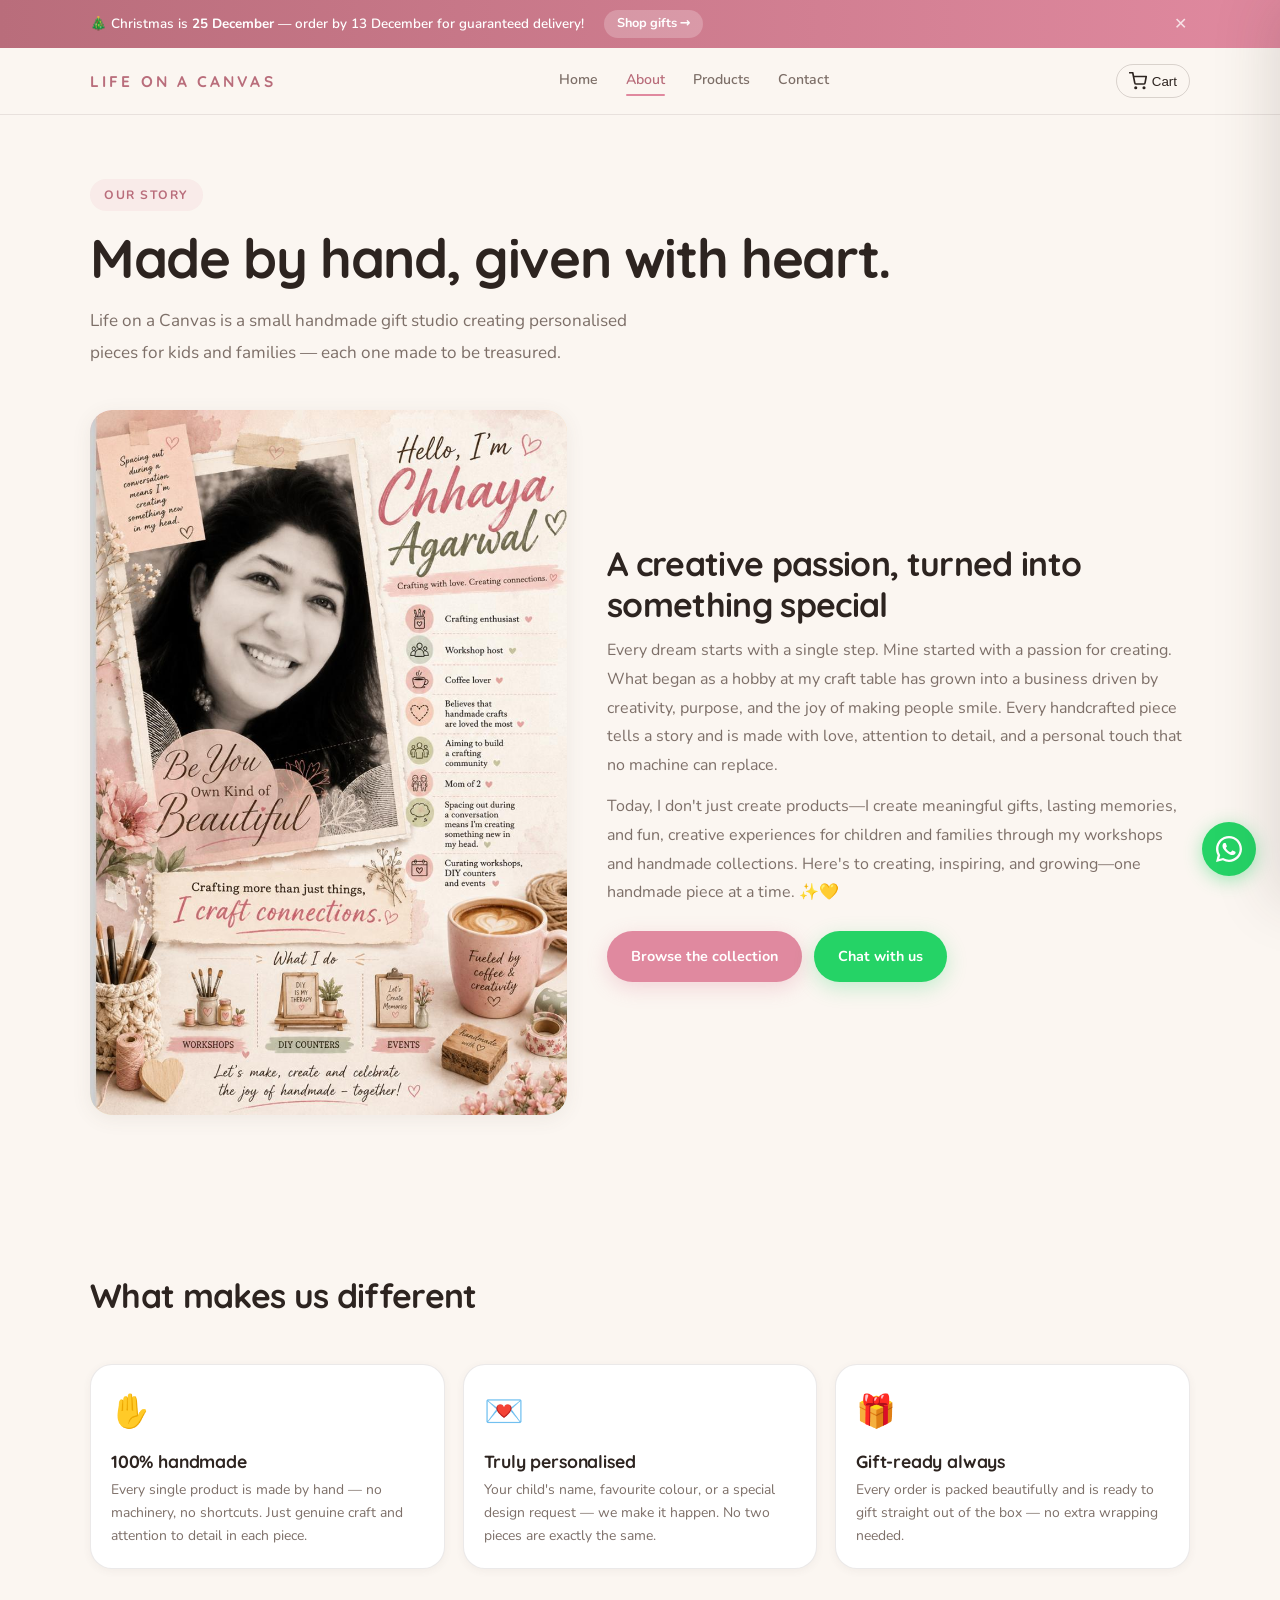
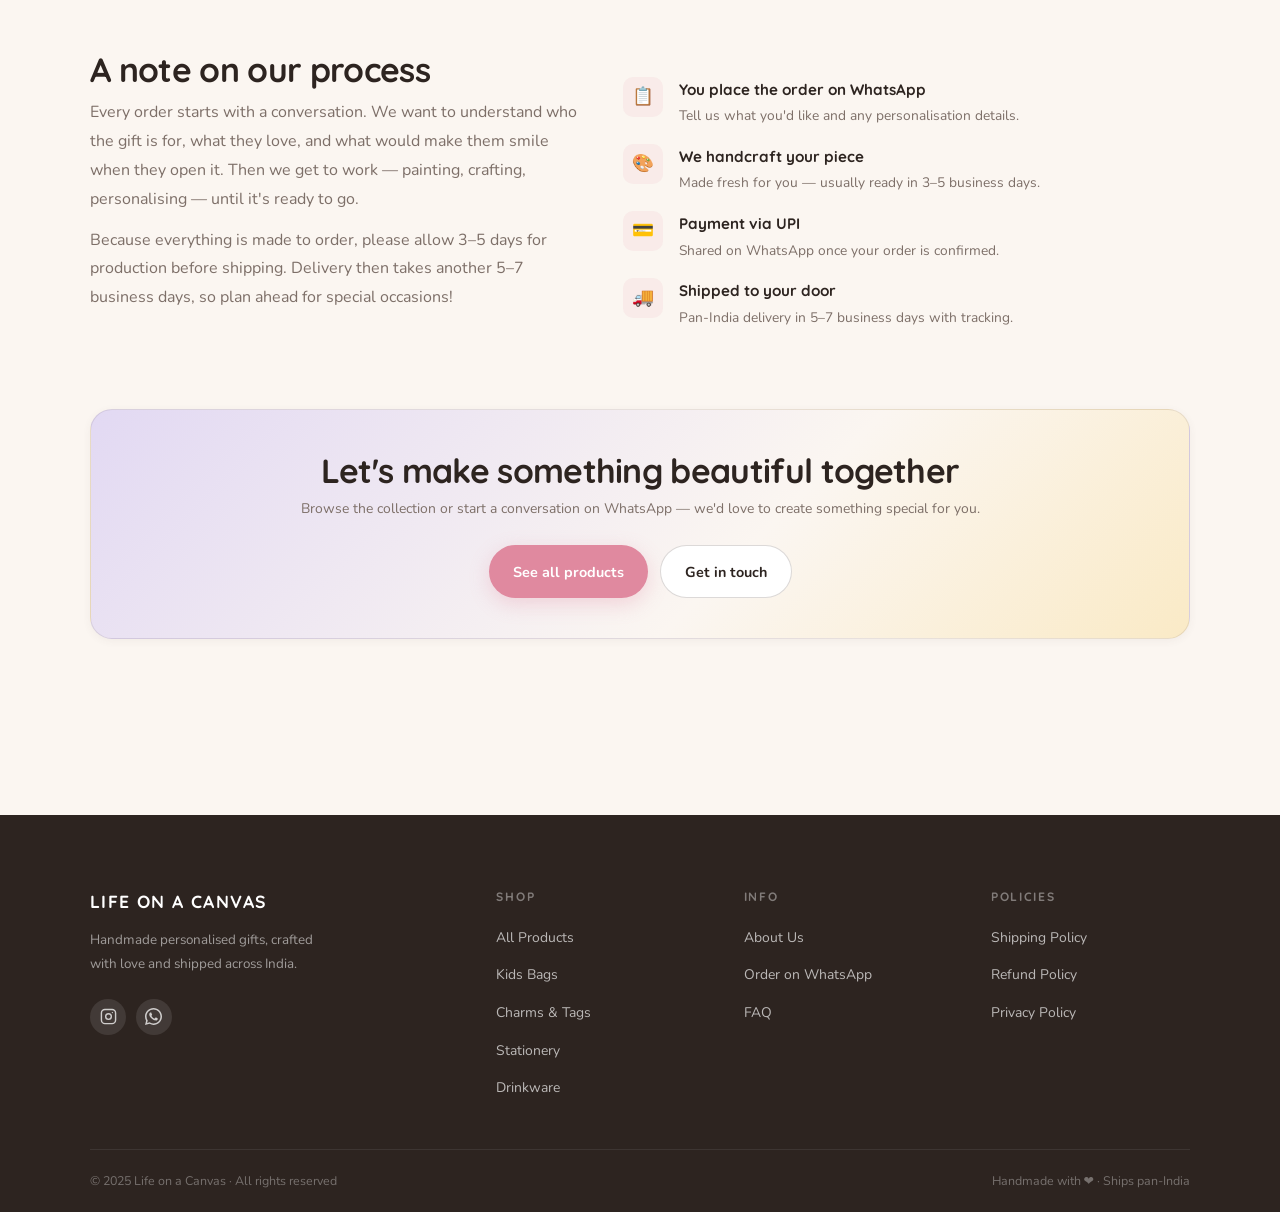
<file: about.html>
<!DOCTYPE html>
<html lang="en">
<head>
  <meta charset="UTF-8" />
  <meta name="viewport" content="width=device-width, initial-scale=1.0" />
  <title>About — Life on a Canvas</title>
  <meta name="description" content="The story behind Life on a Canvas — handmade personalised gifts for kids and families, crafted with love." />
  <link rel="stylesheet" href="styles.css" />
  <!-- Google Analytics — replace G-XXXXXXXXXX with your real Measurement ID -->
  <script async src="https://www.googletagmanager.com/gtag/js?id=G-XXXXXXXXXX"></script>
  <script>
    window.dataLayer = window.dataLayer || [];
    function gtag(){dataLayer.push(arguments);}
    gtag('js', new Date());
    gtag('config', 'G-XXXXXXXXXX');
  </script>
</head>
<body>

  <!-- SEASONAL BANNER: auto-shows the nearest upcoming festival, see festival-banner.js -->
  <div class="announcement-bar" id="festival-banner" style="display:none;">
    <div class="container announcement-inner">
      <span id="festival-banner-text"></span>
      <a class="announcement-cta" href="products.html">Shop gifts →</a>
      <button class="announcement-close" aria-label="Dismiss" id="festival-banner-close">✕</button>
    </div>
  </div>
  <script src="festival-banner.js"></script>

  <header class="site-header">
    <div class="container navbar">
      <a class="brand" href="index.html">Life on a Canvas</a>
      <button class="nav-toggle" aria-label="Toggle menu" onclick="document.querySelector('.nav-links').classList.toggle('open')">
        <svg width="22" height="22" viewBox="0 0 24 24" fill="none" stroke="currentColor" stroke-width="2.5" stroke-linecap="round">
          <line x1="3" y1="6" x2="21" y2="6"/><line x1="3" y1="12" x2="21" y2="12"/><line x1="3" y1="18" x2="21" y2="18"/>
        </svg>
      </button>
      <nav class="nav-links">
        <a href="index.html">Home</a>
        <a href="about.html" class="active">About</a>
        <a href="products.html">Products</a>
        <a href="contact.html">Contact</a>
      </nav>
    </div>
  </header>

  <main>

    <!-- PAGE HERO -->
    <section class="container page-hero">
      <div class="eyebrow">Our story</div>
      <h1>Made by hand, given with heart.</h1>
      <p class="lead">Life on a Canvas is a small handmade gift studio creating personalised pieces for kids and families — each one made to be treasured.</p>
    </section>

    <!-- STORY + VISUAL -->
    <section class="container section" style="padding-top:0;">
      <div class="two-col" style="grid-template-columns:0.9fr 1.1fr; align-items:center;">
        <div class="about-visual"><img src="about.jpg" alt="Chhaya Agarwal, founder of Life on a Canvas"></div>
        <div>
          <h2>A creative passion, turned into something special</h2>
          <p style="color:var(--muted); margin-top:0.75rem; line-height:1.8;">Every dream starts with a single step. Mine started with a passion for creating. What began as a hobby at my craft table has grown into a business driven by creativity, purpose, and the joy of making people smile. Every handcrafted piece tells a story and is made with love, attention to detail, and a personal touch that no machine can replace.</p>
          <p style="color:var(--muted); margin-top:0.75rem; line-height:1.8;">Today, I don't just create products—I create meaningful gifts, lasting memories, and fun, creative experiences for children and families through my workshops and handmade collections. Here's to creating, inspiring, and growing—one handmade piece at a time. ✨💛</p>
          <div class="button-row" style="margin-top:1.5rem;">
            <a class="btn btn-primary" href="products.html">Browse the collection</a>
            <a class="btn btn-wa" href="https://wa.me/919830167714?text=Hi!%20I%27d%20like%20to%20know%20more%20about%20Life%20on%20a%20Canvas." target="_blank" rel="noopener noreferrer">Chat with us</a>
          </div>
        </div>
      </div>
    </section>

    <!-- VALUES -->
    <section class="container section">
      <div class="section-header">
        <h2>What makes us different</h2>
      </div>
      <div class="grid-3">
        <div class="card">
          <div class="feature-icon">✋</div>
          <h3>100% handmade</h3>
          <p>Every single product is made by hand — no machinery, no shortcuts. Just genuine craft and attention to detail in each piece.</p>
        </div>
        <div class="card">
          <div class="feature-icon">💌</div>
          <h3>Truly personalised</h3>
          <p>Your child's name, favourite colour, or a special design request — we make it happen. No two pieces are exactly the same.</p>
        </div>
        <div class="card">
          <div class="feature-icon">🎁</div>
          <h3>Gift-ready always</h3>
          <p>Every order is packed beautifully and is ready to gift straight out of the box — no extra wrapping needed.</p>
        </div>
      </div>
    </section>

    <!-- VALUES DETAILED -->
    <section class="container section" style="padding-top:0;">
      <div class="two-col">
        <div>
          <h2>A note on our process</h2>
          <p style="color:var(--muted); margin-top:0.6rem; line-height:1.8;">Every order starts with a conversation. We want to understand who the gift is for, what they love, and what would make them smile when they open it. Then we get to work — painting, crafting, personalising — until it's ready to go.</p>
          <p style="color:var(--muted); margin-top:0.75rem; line-height:1.8;">Because everything is made to order, please allow 3–5 days for production before shipping. Delivery then takes another 5–7 business days, so plan ahead for special occasions!</p>
        </div>
        <div>
          <div class="value-list">
            <div class="value-item">
              <div class="value-icon">📋</div>
              <div class="value-text">
                <strong>You place the order on WhatsApp</strong>
                <p>Tell us what you'd like and any personalisation details.</p>
              </div>
            </div>
            <div class="value-item">
              <div class="value-icon">🎨</div>
              <div class="value-text">
                <strong>We handcraft your piece</strong>
                <p>Made fresh for you — usually ready in 3–5 business days.</p>
              </div>
            </div>
            <div class="value-item">
              <div class="value-icon">💳</div>
              <div class="value-text">
                <strong>Payment via UPI</strong>
                <p>Shared on WhatsApp once your order is confirmed.</p>
              </div>
            </div>
            <div class="value-item">
              <div class="value-icon">🚚</div>
              <div class="value-text">
                <strong>Shipped to your door</strong>
                <p>Pan-India delivery in 5–7 business days with tracking.</p>
              </div>
            </div>
          </div>
        </div>
      </div>
    </section>

    <!-- CTA -->
    <section class="container section" style="padding-top:0;">
      <div class="card" style="text-align:center; padding:2.5rem 2rem; background:linear-gradient(135deg,var(--lavender) 0%,var(--cream) 60%,var(--peach) 100%);">
        <h2 style="margin-bottom:0.5rem;">Let's make something beautiful together</h2>
        <p style="color:var(--muted); margin-bottom:1.5rem;">Browse the collection or start a conversation on WhatsApp — we'd love to create something special for you.</p>
        <div class="button-row" style="justify-content:center;">
          <a class="btn btn-primary" href="products.html">See all products</a>
          <a class="btn btn-secondary" href="contact.html">Get in touch</a>
        </div>
      </div>
    </section>

  </main>

  <footer class="footer">
    <div class="container">
      <div class="footer-grid">
        <div>
          <div class="footer-brand-name">Life on a Canvas</div>
          <p class="footer-tagline">Handmade personalised gifts, crafted with love and shipped across India.</p>
          <div class="footer-social">
            <a href="https://www.instagram.com/_.life_on_a_canvas._" class="social-icon" aria-label="Instagram" target="_blank" rel="noopener">
              <svg width="17" height="17" viewBox="0 0 24 24" fill="none" stroke="currentColor" stroke-width="2" stroke-linecap="round" stroke-linejoin="round"><rect x="2" y="2" width="20" height="20" rx="5"/><circle cx="12" cy="12" r="4"/><circle cx="17.5" cy="6.5" r="1" fill="currentColor" stroke="none"/></svg>
            </a>
            <a href="https://wa.me/919830167714" class="social-icon" aria-label="WhatsApp" target="_blank" rel="noopener">
              <svg width="17" height="17" viewBox="0 0 24 24" fill="currentColor"><path d="M17.472 14.382c-.297-.149-1.758-.867-2.03-.967-.273-.099-.471-.148-.67.15-.197.297-.767.966-.94 1.164-.173.199-.347.223-.644.075-.297-.15-1.255-.463-2.39-1.475-.883-.788-1.48-1.761-1.653-2.059-.173-.297-.018-.458.13-.606.134-.133.298-.347.446-.52.149-.174.198-.298.298-.497.099-.198.05-.371-.025-.52-.075-.149-.669-1.612-.916-2.207-.242-.579-.487-.5-.669-.51-.173-.008-.371-.01-.57-.01-.198 0-.52.074-.792.372-.272.297-1.04 1.016-1.04 2.479 0 1.462 1.065 2.875 1.213 3.074.149.198 2.096 3.2 5.077 4.487.709.306 1.262.489 1.694.625.712.227 1.36.195 1.871.118.571-.085 1.758-.719 2.006-1.413.248-.694.248-1.289.173-1.413-.074-.124-.272-.198-.57-.347z"/><path d="M12.004 0C5.374 0 0 5.373 0 12c0 2.116.554 4.103 1.523 5.824L.057 23.94l6.304-1.653A11.944 11.944 0 0012.004 24C18.629 24 24 18.627 24 12S18.629 0 12.004 0zm0 21.818a9.814 9.814 0 01-4.999-1.37l-.36-.213-3.721.975.994-3.62-.235-.373a9.79 9.79 0 01-1.5-5.217c0-5.418 4.411-9.818 9.821-9.818 5.413 0 9.818 4.4 9.818 9.818 0 5.415-4.405 9.818-9.818 9.818z"/></svg>
            </a>
          </div>
        </div>
        <div>
          <span class="footer-col-title">Shop</span>
          <ul class="footer-nav-list">
            <li><a href="products.html">All Products</a></li>
            <li><a href="products.html?cat=Bags">Kids Bags</a></li>
            <li><a href="products.html?cat=Charms+and+Tags">Charms &amp; Tags</a></li>
            <li><a href="products.html?cat=Stationery">Stationery</a></li>
            <li><a href="products.html?cat=Drinkware">Drinkware</a></li>
          </ul>
        </div>
        <div>
          <span class="footer-col-title">Info</span>
          <ul class="footer-nav-list">
            <li><a href="about.html">About Us</a></li>
            <li><a href="contact.html">Order on WhatsApp</a></li>
            <li><a href="index.html#faq">FAQ</a></li>
          </ul>
        </div>
        <div>
          <span class="footer-col-title">Policies</span>
          <ul class="footer-nav-list">
            <li><a href="shipping-policy.html">Shipping Policy</a></li>
            <li><a href="refund-policy.html">Refund Policy</a></li>
            <li><a href="privacy-policy.html">Privacy Policy</a></li>
          </ul>
        </div>
      </div>
      <div class="footer-bottom">
        <span>© 2025 Life on a Canvas · All rights reserved</span>
        <span>Handmade with ❤️ · Ships pan-India</span>
      </div>
    </div>
  </footer>

  <script src="cart.js"></script>
</body>
</html>
</file>
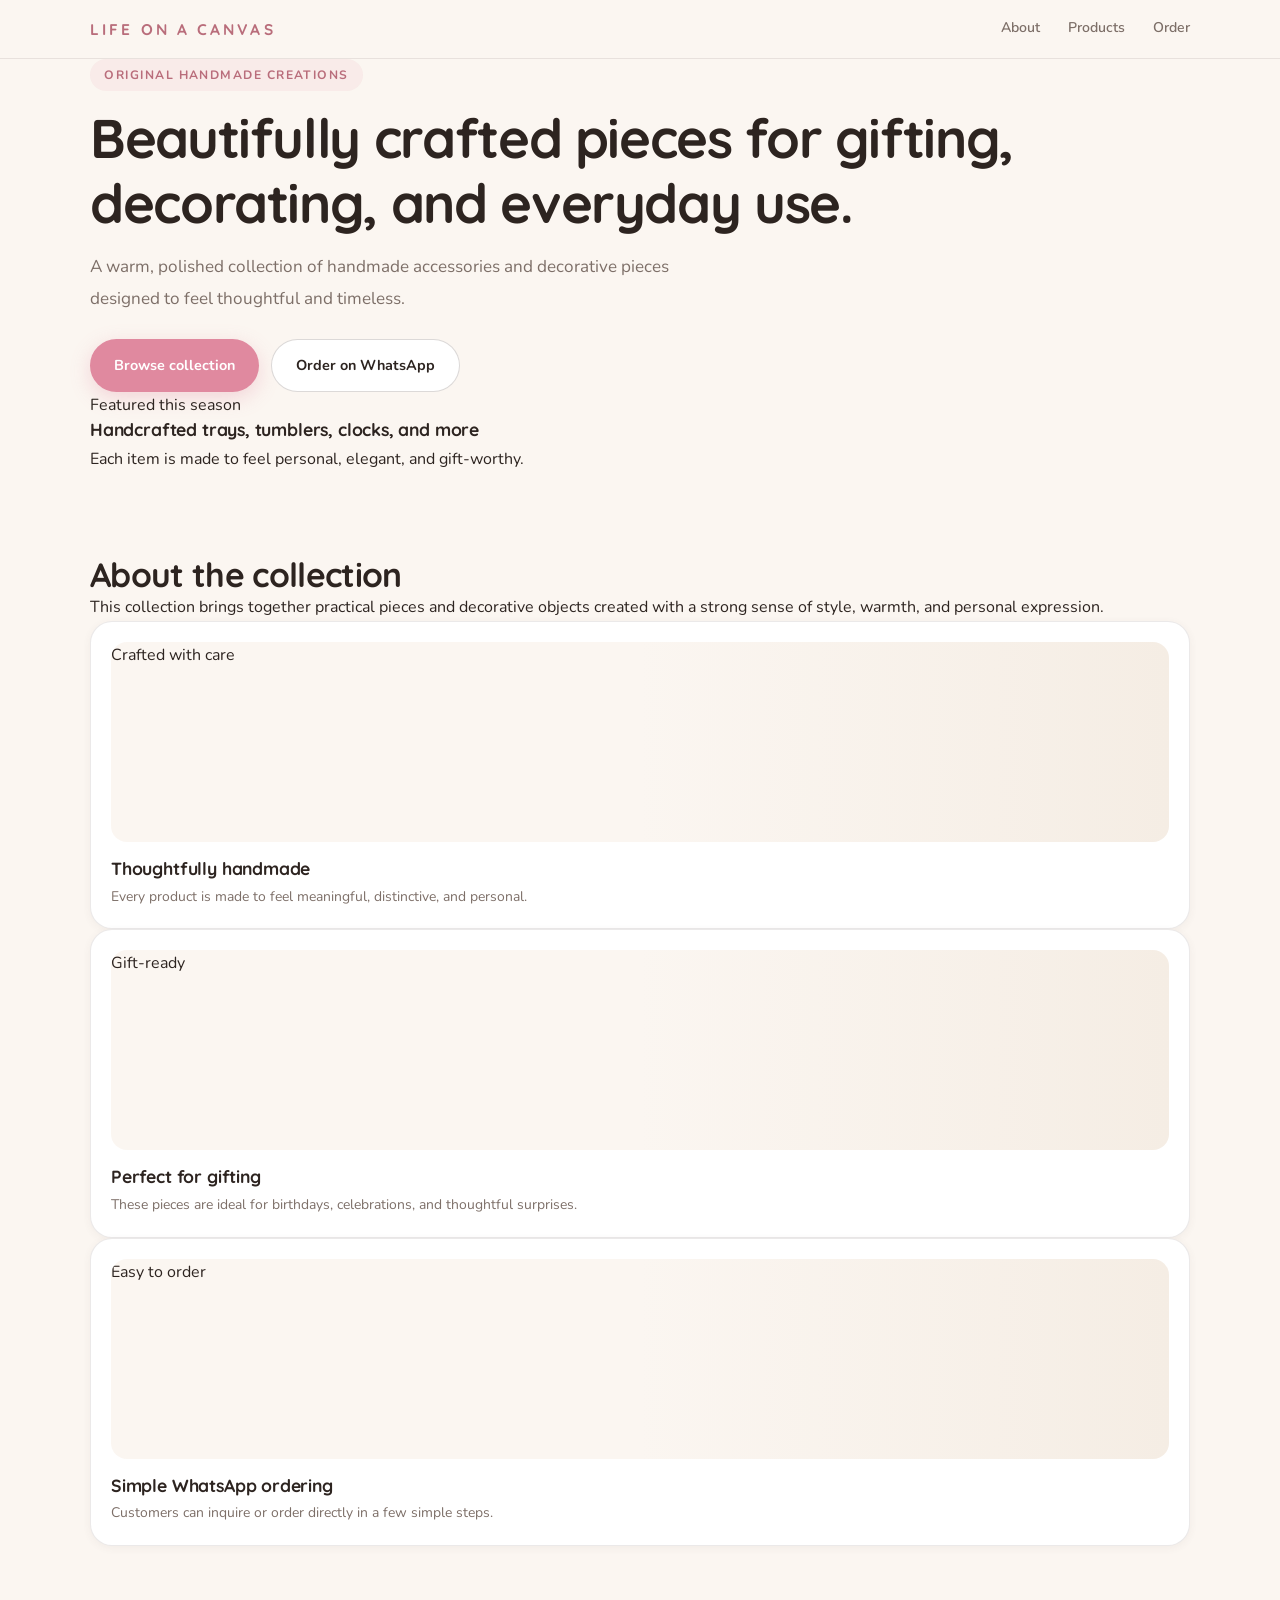
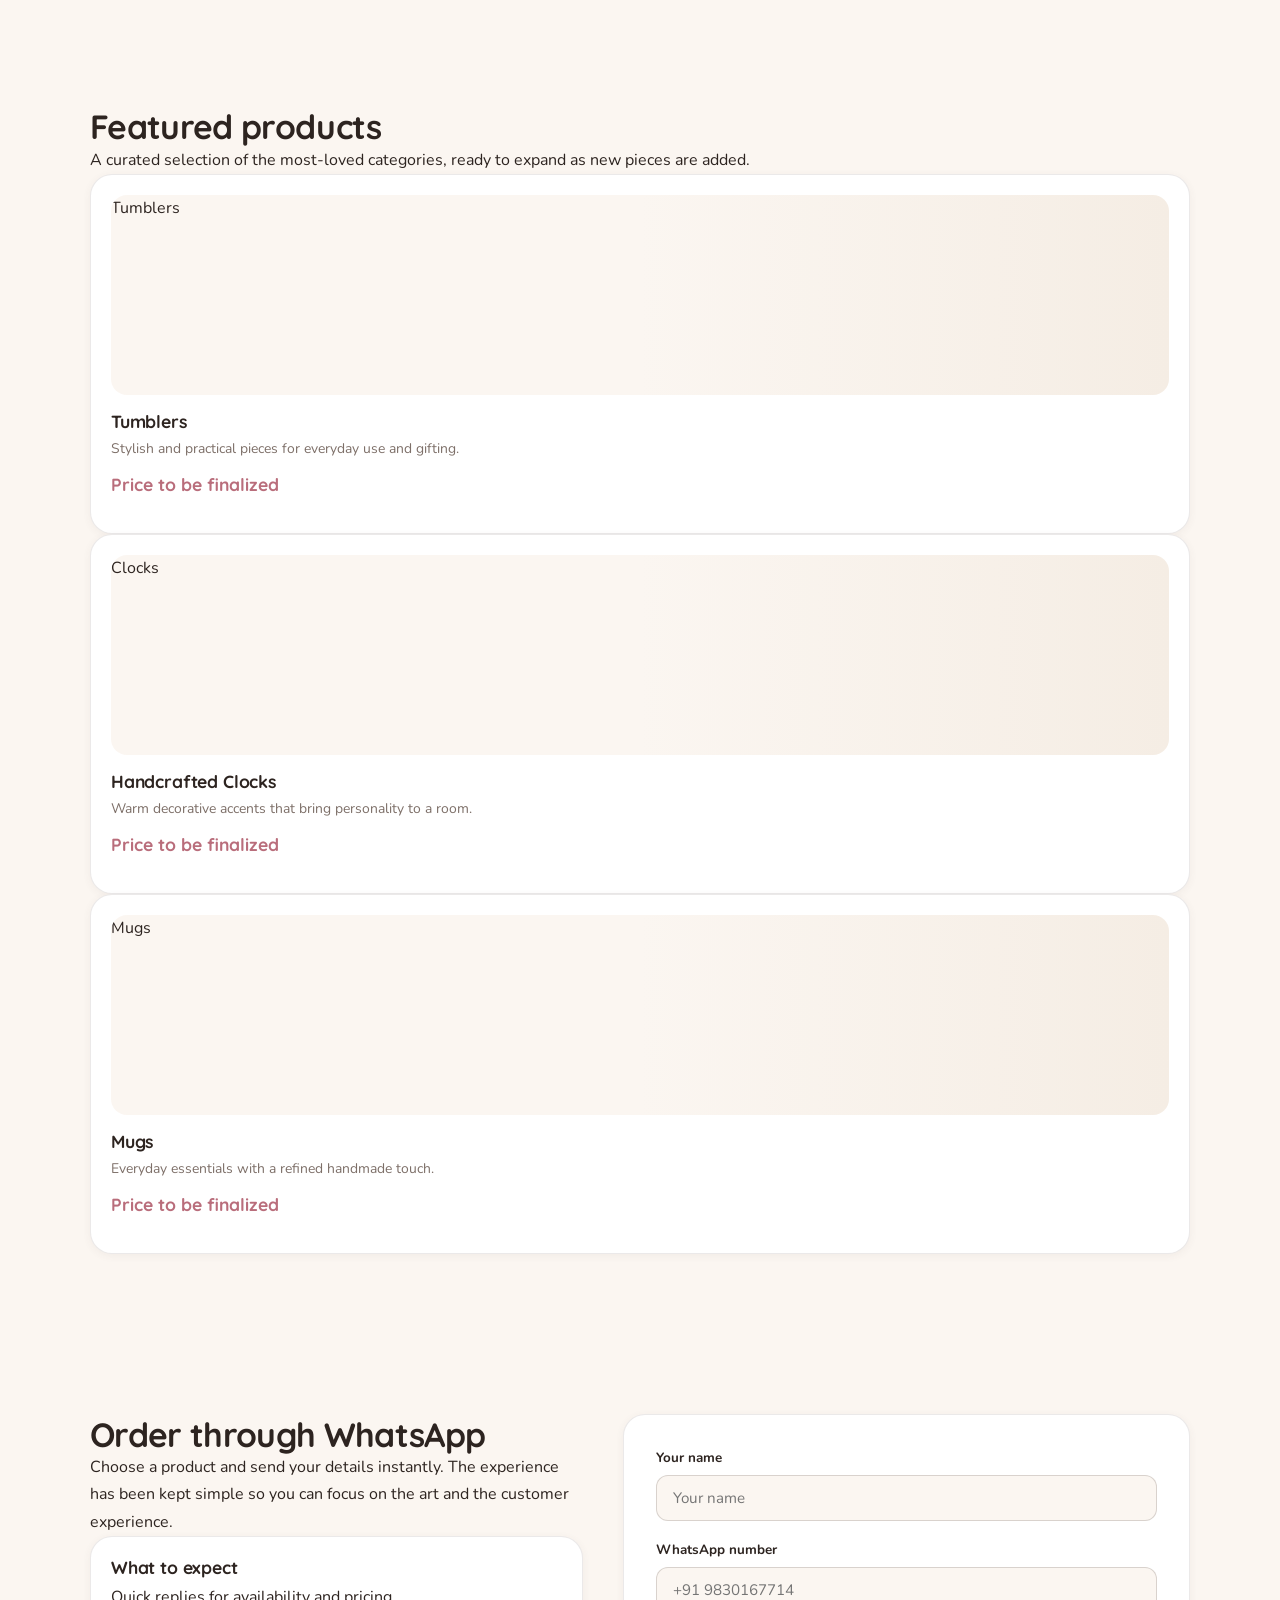
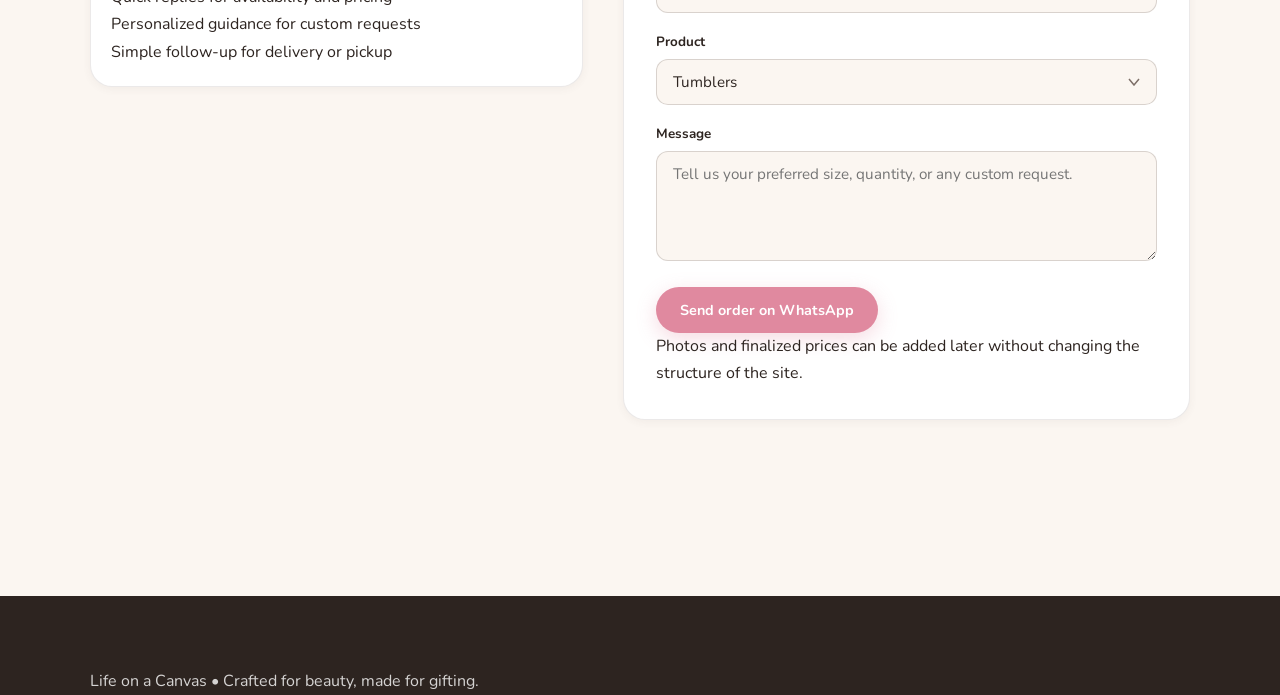
<file: Life On A Canvas - share.html>
<!DOCTYPE html>
<html lang="en">
<head>
  <meta charset="UTF-8" />
  <meta name="viewport" content="width=device-width, initial-scale=1.0" />
  <title>Life on a Canvas</title>
  <meta name="description" content="A polished handmade storefront for artwork, gifts, and accessories." />
  <link rel="stylesheet" href="styles.css" />
</head>
<body>
  <header class="site-header">
    <div class="container navbar">
      <a class="brand" href="#top">Life on a Canvas</a>
      <nav class="nav-links">
        <a href="#about">About</a>
        <a href="#products">Products</a>
        <a href="#order">Order</a>
      </nav>
    </div>
  </header>

  <main id="top">
    <section class="container hero">
      <div class="hero-copy">
        <div class="eyebrow">Original handmade creations</div>
        <h1>Beautifully crafted pieces for gifting, decorating, and everyday use.</h1>
        <p class="lead">A warm, polished collection of handmade accessories and decorative pieces designed to feel thoughtful and timeless.</p>
        <div class="button-row">
          <a class="btn btn-primary" href="#products">Browse collection</a>
          <a class="btn btn-secondary" href="#order">Order on WhatsApp</a>
        </div>
      </div>
      <div class="hero-card">
        <div class="hero-card-content">
          <span>Featured this season</span>
          <h3>Handcrafted trays, tumblers, clocks, and more</h3>
          <p>Each item is made to feel personal, elegant, and gift-worthy.</p>
        </div>
      </div>
    </section>

    <section id="about" class="container section">
      <div class="section-intro">
        <h2>About the collection</h2>
        <p class="section-copy">This collection brings together practical pieces and decorative objects created with a strong sense of style, warmth, and personal expression.</p>
      </div>
      <div class="grid">
        <article class="card">
          <div class="card-thumb">Crafted with care</div>
          <h3>Thoughtfully handmade</h3>
          <p>Every product is made to feel meaningful, distinctive, and personal.</p>
        </article>
        <article class="card">
          <div class="card-thumb">Gift-ready</div>
          <h3>Perfect for gifting</h3>
          <p>These pieces are ideal for birthdays, celebrations, and thoughtful surprises.</p>
        </article>
        <article class="card">
          <div class="card-thumb">Easy to order</div>
          <h3>Simple WhatsApp ordering</h3>
          <p>Customers can inquire or order directly in a few simple steps.</p>
        </article>
      </div>
    </section>

    <section id="products" class="container section">
      <div class="section-intro">
        <h2>Featured products</h2>
        <p class="section-copy">A curated selection of the most-loved categories, ready to expand as new pieces are added.</p>
      </div>
      <div class="grid">
        <article class="card">
          <div class="card-thumb">Tumblers</div>
          <h3>Tumblers</h3>
          <p>Stylish and practical pieces for everyday use and gifting.</p>
          <div class="price">Price to be finalized</div>
        </article>
        <article class="card">
          <div class="card-thumb">Clocks</div>
          <h3>Handcrafted Clocks</h3>
          <p>Warm decorative accents that bring personality to a room.</p>
          <div class="price">Price to be finalized</div>
        </article>
        <article class="card">
          <div class="card-thumb">Mugs</div>
          <h3>Mugs</h3>
          <p>Everyday essentials with a refined handmade touch.</p>
          <div class="price">Price to be finalized</div>
        </article>
      </div>
    </section>

    <section id="order" class="container section">
      <div class="two-col">
        <div>
          <h2>Order through WhatsApp</h2>
          <p class="section-copy">Choose a product and send your details instantly. The experience has been kept simple so you can focus on the art and the customer experience.</p>
          <div class="card">
            <h3>What to expect</h3>
            <ul>
              <li>Quick replies for availability and pricing</li>
              <li>Personalized guidance for custom requests</li>
              <li>Simple follow-up for delivery or pickup</li>
            </ul>
          </div>
        </div>

        <form id="order-form" class="form-card">
          <label for="name">Your name</label>
          <input id="name" name="name" placeholder="Your name" required />

          <label for="phone">WhatsApp number</label>
          <input id="phone" name="phone" placeholder="+91 9830167714" required />

          <label for="product">Product</label>
          <select id="product" name="product">
            <option>Tumblers</option>
            <option>Handcrafted Clocks</option>
            <option>Mugs</option>
            <option>Kids Design Pen Stands</option>
            <option>Designed Pens</option>
            <option>Keychains</option>
            <option>Mobile Charms</option>
            <option>Mobile Covers</option>
            <option>Notebooks</option>
            <option>Kiltpins</option>
            <option>Bag Tags</option>
            <option>Passport Covers</option>
            <option>Cement Trinket Trays</option>
            <option>Cement Photo Frames</option>
          </select>

          <label for="message">Message</label>
          <textarea id="message" name="message" placeholder="Tell us your preferred size, quantity, or any custom request."></textarea>

          <button class="btn btn-primary" style="margin-top:1rem;border:0;cursor:pointer;" type="submit">Send order on WhatsApp</button>
          <p class="note">Photos and finalized prices can be added later without changing the structure of the site.</p>
        </form>
      </div>
    </section>
  </main>

  <footer class="footer">
    <div class="container">Life on a Canvas • Crafted for beauty, made for gifting.</div>
  </footer>

  <script>
    const form = document.getElementById('order-form');
    const defaultNumber = '919830167714';
    form.addEventListener('submit', function (event) {
      event.preventDefault();
      const name = document.getElementById('name').value.trim();
      const phone = document.getElementById('phone').value.trim();
      const product = document.getElementById('product').value;
      const message = document.getElementById('message').value.trim();
      const text = `Hello! I would like to order ${product}. My name is ${name || 'there'}. ${message ? 'Message: ' + message : ''}`.trim();
      const number = phone || defaultNumber;
      const url = `https://wa.me/${number.replace(/\D/g, '')}?text=${encodeURIComponent(text)}`;
      window.open(url, '_blank', 'noopener,noreferrer');
    });
  </script>
</body>
</html>
</file>
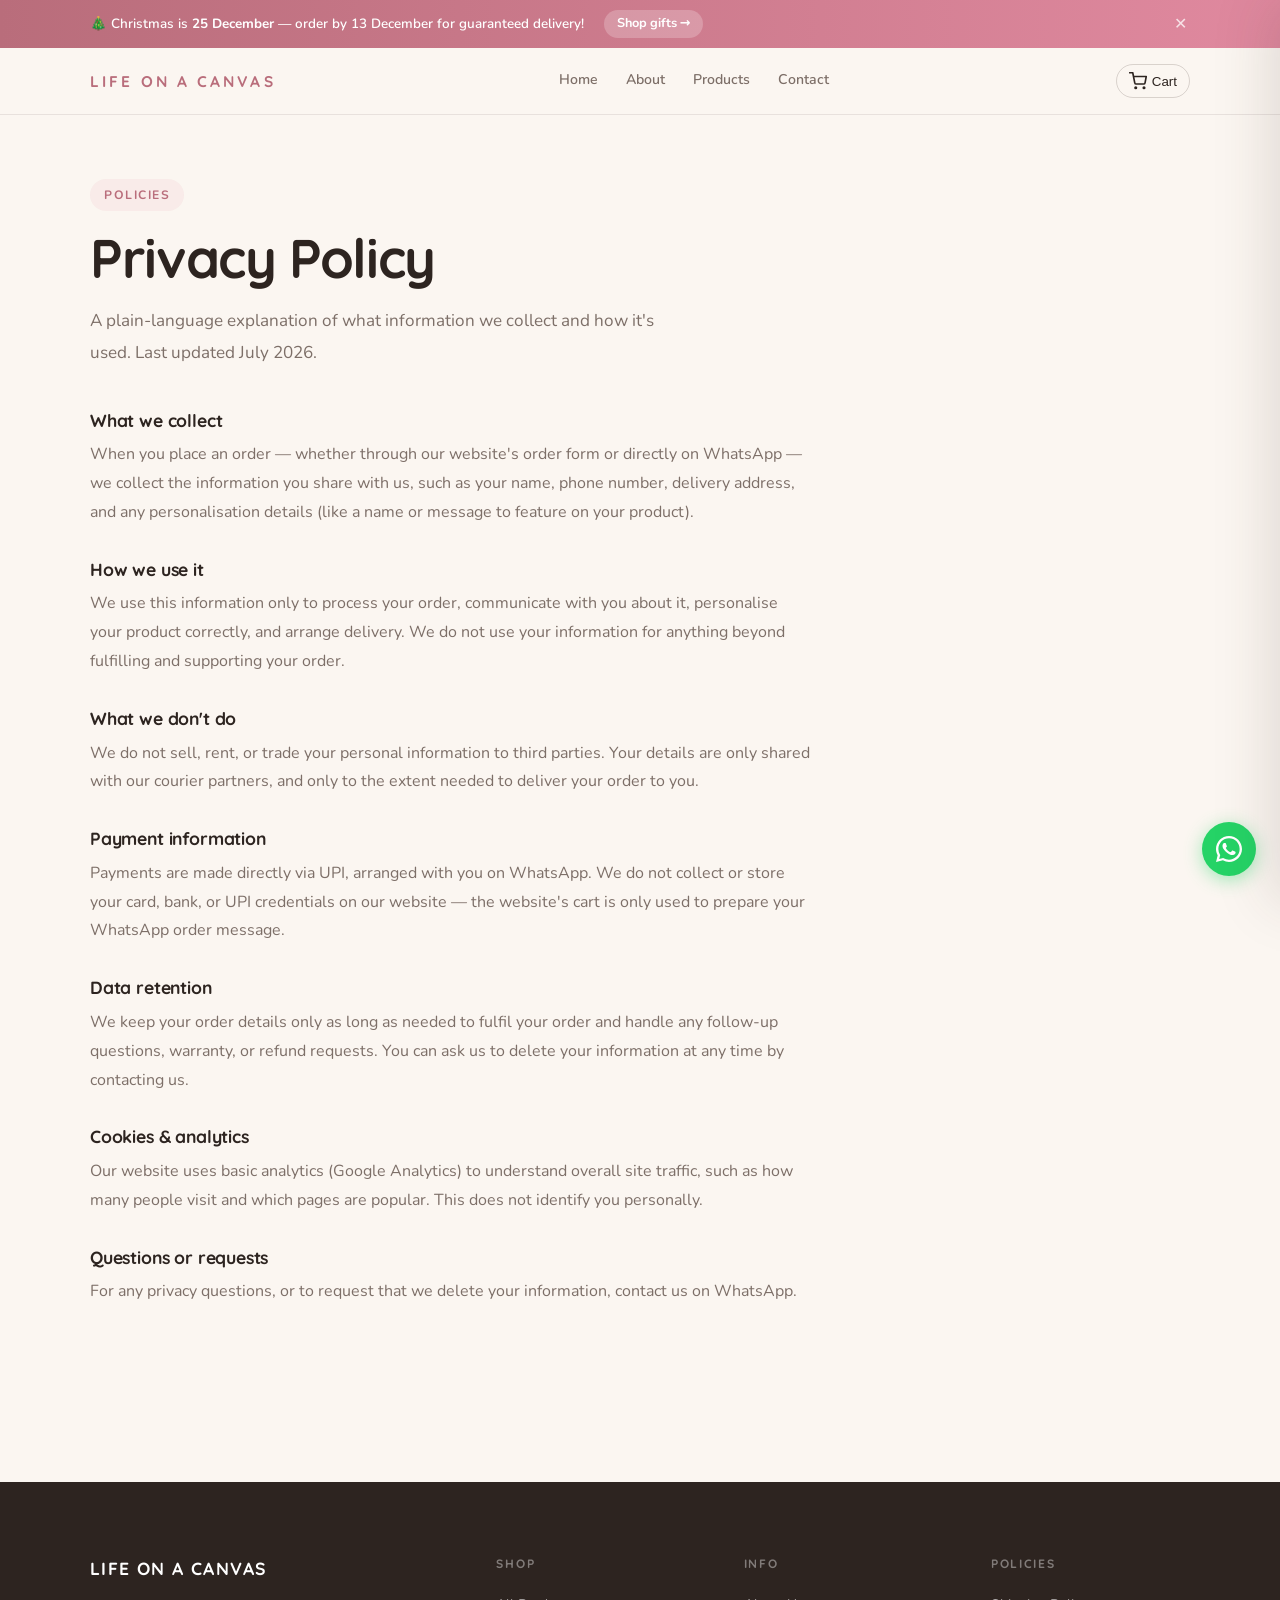
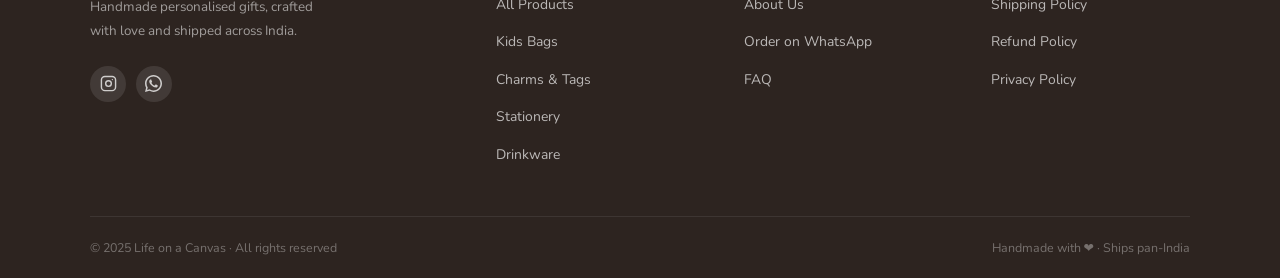
<file: privacy-policy.html>
<!DOCTYPE html>
<html lang="en">
<head>
  <meta charset="UTF-8" />
  <meta name="viewport" content="width=device-width, initial-scale=1.0" />
  <title>Privacy Policy — Life on a Canvas</title>
  <meta name="description" content="Privacy policy for Life on a Canvas — what information we collect, why, and how it's used to fulfil your order." />
  <link rel="stylesheet" href="styles.css" />
  <script async src="https://www.googletagmanager.com/gtag/js?id=G-XXXXXXXXXX"></script>
  <script>
    window.dataLayer = window.dataLayer || [];
    function gtag(){dataLayer.push(arguments);}
    gtag('js', new Date());
    gtag('config', 'G-XXXXXXXXXX');
  </script>
</head>
<body>

  <!-- SEASONAL BANNER: auto-shows the nearest upcoming festival, see festival-banner.js -->
  <div class="announcement-bar" id="festival-banner" style="display:none;">
    <div class="container announcement-inner">
      <span id="festival-banner-text"></span>
      <a class="announcement-cta" href="products.html">Shop gifts →</a>
      <button class="announcement-close" aria-label="Dismiss" id="festival-banner-close">✕</button>
    </div>
  </div>
  <script src="festival-banner.js"></script>

  <header class="site-header">
    <div class="container navbar">
      <a class="brand" href="index.html">Life on a Canvas</a>
      <button class="nav-toggle" aria-label="Toggle menu" onclick="document.querySelector('.nav-links').classList.toggle('open')">
        <svg width="22" height="22" viewBox="0 0 24 24" fill="none" stroke="currentColor" stroke-width="2.5" stroke-linecap="round">
          <line x1="3" y1="6" x2="21" y2="6"/><line x1="3" y1="12" x2="21" y2="12"/><line x1="3" y1="18" x2="21" y2="18"/>
        </svg>
      </button>
      <nav class="nav-links">
        <a href="index.html">Home</a>
        <a href="about.html">About</a>
        <a href="products.html">Products</a>
        <a href="contact.html">Contact</a>
      </nav>
    </div>
  </header>

  <main>
    <section class="container page-hero">
      <div class="eyebrow">Policies</div>
      <h1>Privacy Policy</h1>
      <p class="lead">A plain-language explanation of what information we collect and how it's used. Last updated July 2026.</p>
    </section>

    <section class="container section" style="padding-top:0;">
      <div style="max-width:720px; display:flex; flex-direction:column; gap:2rem;">

        <div>
          <h3>What we collect</h3>
          <p style="color:var(--muted); margin-top:0.6rem; line-height:1.8;">When you place an order — whether through our website's order form or directly on WhatsApp — we collect the information you share with us, such as your name, phone number, delivery address, and any personalisation details (like a name or message to feature on your product).</p>
        </div>

        <div>
          <h3>How we use it</h3>
          <p style="color:var(--muted); margin-top:0.6rem; line-height:1.8;">We use this information only to process your order, communicate with you about it, personalise your product correctly, and arrange delivery. We do not use your information for anything beyond fulfilling and supporting your order.</p>
        </div>

        <div>
          <h3>What we don't do</h3>
          <p style="color:var(--muted); margin-top:0.6rem; line-height:1.8;">We do not sell, rent, or trade your personal information to third parties. Your details are only shared with our courier partners, and only to the extent needed to deliver your order to you.</p>
        </div>

        <div>
          <h3>Payment information</h3>
          <p style="color:var(--muted); margin-top:0.6rem; line-height:1.8;">Payments are made directly via UPI, arranged with you on WhatsApp. We do not collect or store your card, bank, or UPI credentials on our website — the website's cart is only used to prepare your WhatsApp order message.</p>
        </div>

        <div>
          <h3>Data retention</h3>
          <p style="color:var(--muted); margin-top:0.6rem; line-height:1.8;">We keep your order details only as long as needed to fulfil your order and handle any follow-up questions, warranty, or refund requests. You can ask us to delete your information at any time by contacting us.</p>
        </div>

        <div>
          <h3>Cookies &amp; analytics</h3>
          <p style="color:var(--muted); margin-top:0.6rem; line-height:1.8;">Our website uses basic analytics (Google Analytics) to understand overall site traffic, such as how many people visit and which pages are popular. This does not identify you personally.</p>
        </div>

        <div>
          <h3>Questions or requests</h3>
          <p style="color:var(--muted); margin-top:0.6rem; line-height:1.8;">For any privacy questions, or to request that we delete your information, contact us on <a href="https://wa.me/919830167714" target="_blank" rel="noopener noreferrer">WhatsApp</a>.</p>
        </div>

      </div>
    </section>
  </main>

  <footer class="footer">
    <div class="container">
      <div class="footer-grid">
        <div>
          <div class="footer-brand-name">Life on a Canvas</div>
          <p class="footer-tagline">Handmade personalised gifts, crafted with love and shipped across India.</p>
          <div class="footer-social">
            <a href="https://www.instagram.com/_.life_on_a_canvas._" class="social-icon" aria-label="Instagram" target="_blank" rel="noopener">
              <svg width="17" height="17" viewBox="0 0 24 24" fill="none" stroke="currentColor" stroke-width="2" stroke-linecap="round" stroke-linejoin="round"><rect x="2" y="2" width="20" height="20" rx="5"/><circle cx="12" cy="12" r="4"/><circle cx="17.5" cy="6.5" r="1" fill="currentColor" stroke="none"/></svg>
            </a>
            <a href="https://wa.me/919830167714" class="social-icon" aria-label="WhatsApp" target="_blank" rel="noopener">
              <svg width="17" height="17" viewBox="0 0 24 24" fill="currentColor"><path d="M17.472 14.382c-.297-.149-1.758-.867-2.03-.967-.273-.099-.471-.148-.67.15-.197.297-.767.966-.94 1.164-.173.199-.347.223-.644.075-.297-.15-1.255-.463-2.39-1.475-.883-.788-1.48-1.761-1.653-2.059-.173-.297-.018-.458.13-.606.134-.133.298-.347.446-.52.149-.174.198-.298.298-.497.099-.198.05-.371-.025-.52-.075-.149-.669-1.612-.916-2.207-.242-.579-.487-.5-.669-.51-.173-.008-.371-.01-.57-.01-.198 0-.52.074-.792.372-.272.297-1.04 1.016-1.04 2.479 0 1.462 1.065 2.875 1.213 3.074.149.198 2.096 3.2 5.077 4.487.709.306 1.262.489 1.694.625.712.227 1.36.195 1.871.118.571-.085 1.758-.719 2.006-1.413.248-.694.248-1.289.173-1.413-.074-.124-.272-.198-.57-.347z"/><path d="M12.004 0C5.374 0 0 5.373 0 12c0 2.116.554 4.103 1.523 5.824L.057 23.94l6.304-1.653A11.944 11.944 0 0012.004 24C18.629 24 24 18.627 24 12S18.629 0 12.004 0zm0 21.818a9.814 9.814 0 01-4.999-1.37l-.36-.213-3.721.975.994-3.62-.235-.373a9.79 9.79 0 01-1.5-5.217c0-5.418 4.411-9.818 9.821-9.818 5.413 0 9.818 4.4 9.818 9.818 0 5.415-4.405 9.818-9.818 9.818z"/></svg>
            </a>
          </div>
        </div>
        <div>
          <span class="footer-col-title">Shop</span>
          <ul class="footer-nav-list">
            <li><a href="products.html">All Products</a></li>
            <li><a href="products.html?cat=Bags">Kids Bags</a></li>
            <li><a href="products.html?cat=Charms+and+Tags">Charms &amp; Tags</a></li>
            <li><a href="products.html?cat=Stationery">Stationery</a></li>
            <li><a href="products.html?cat=Drinkware">Drinkware</a></li>
          </ul>
        </div>
        <div>
          <span class="footer-col-title">Info</span>
          <ul class="footer-nav-list">
            <li><a href="about.html">About Us</a></li>
            <li><a href="contact.html">Order on WhatsApp</a></li>
            <li><a href="index.html#faq">FAQ</a></li>
          </ul>
        </div>
        <div>
          <span class="footer-col-title">Policies</span>
          <ul class="footer-nav-list">
            <li><a href="shipping-policy.html">Shipping Policy</a></li>
            <li><a href="refund-policy.html">Refund Policy</a></li>
            <li><a href="privacy-policy.html">Privacy Policy</a></li>
          </ul>
        </div>
      </div>
      <div class="footer-bottom">
        <span>© 2025 Life on a Canvas · All rights reserved</span>
        <span>Handmade with ❤️ · Ships pan-India</span>
      </div>
    </div>
  </footer>

  <script src="cart.js"></script>
</body>
</html>
</file>
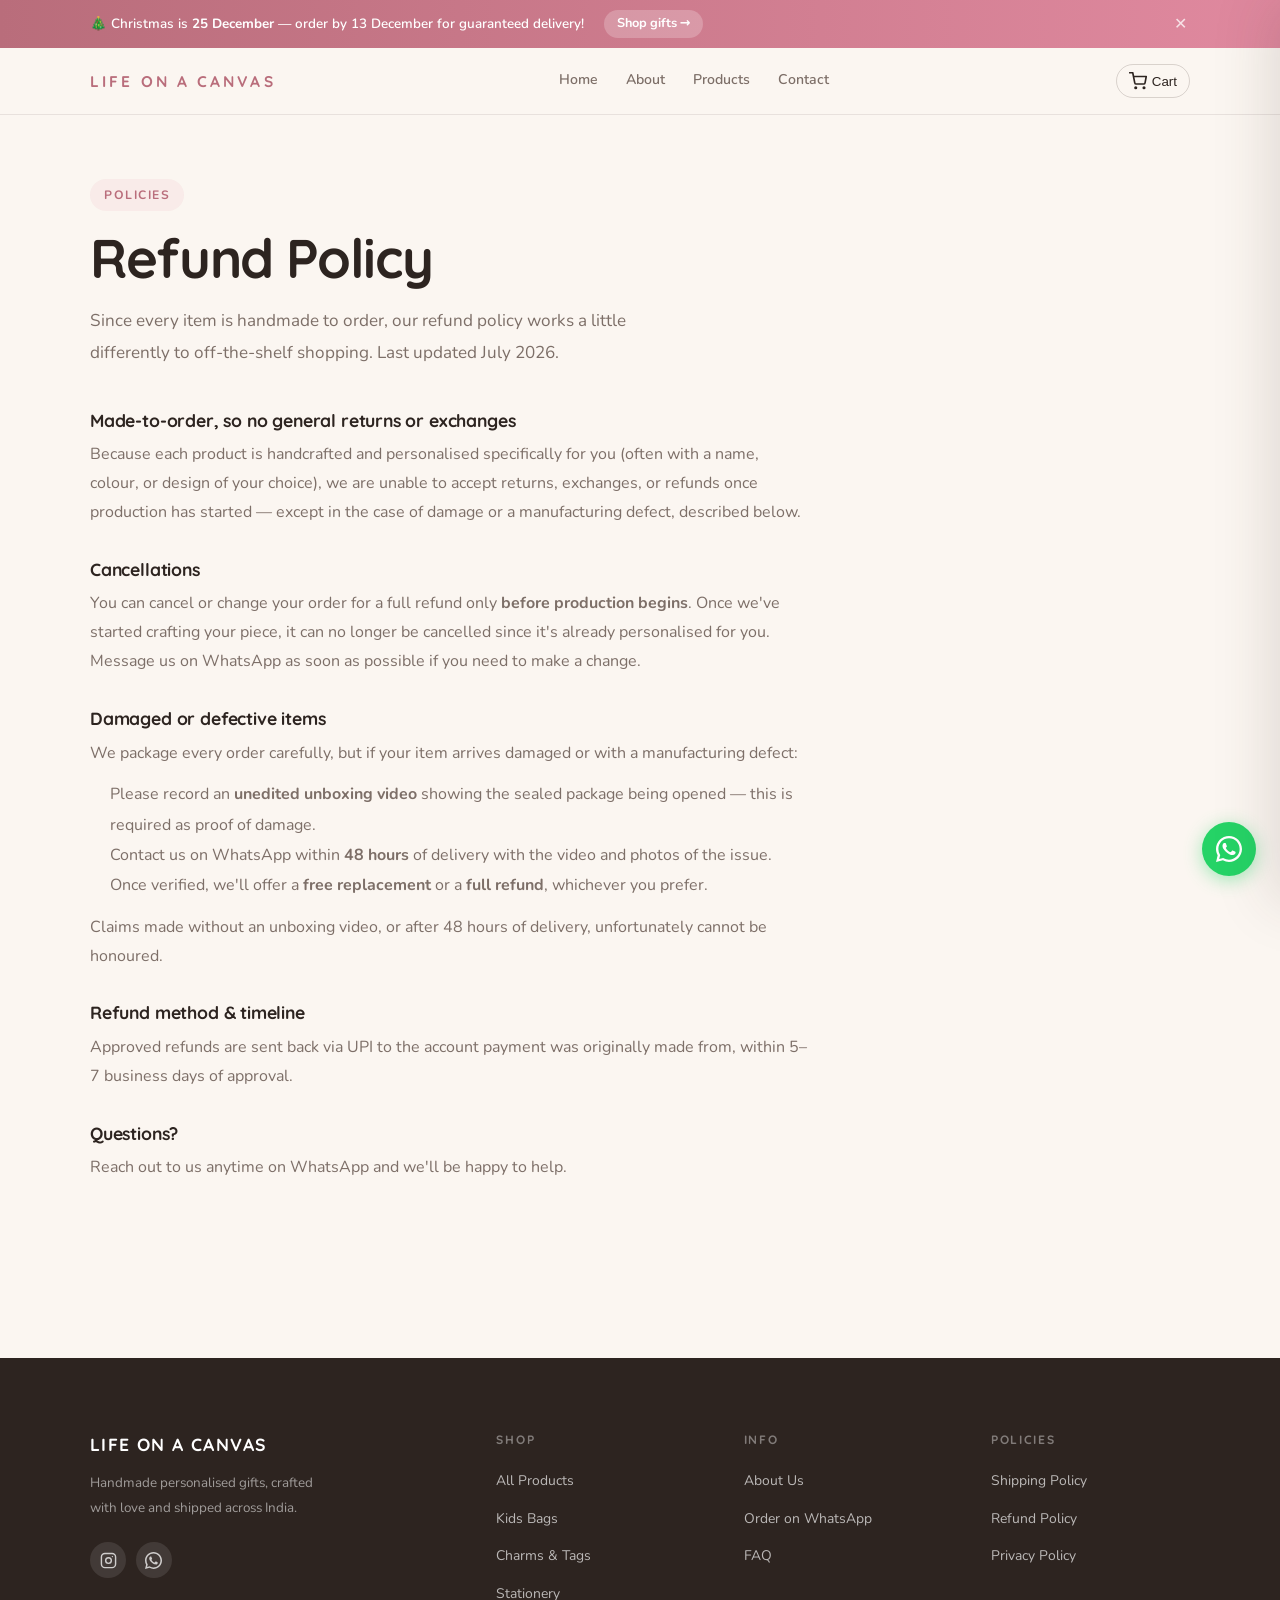
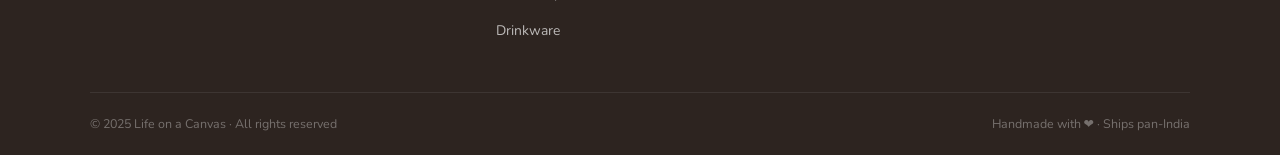
<file: refund-policy.html>
<!DOCTYPE html>
<html lang="en">
<head>
  <meta charset="UTF-8" />
  <meta name="viewport" content="width=device-width, initial-scale=1.0" />
  <title>Refund Policy — Life on a Canvas</title>
  <meta name="description" content="Refund and cancellation policy for Life on a Canvas — handmade, made-to-order personalised gifts." />
  <link rel="stylesheet" href="styles.css" />
  <script async src="https://www.googletagmanager.com/gtag/js?id=G-XXXXXXXXXX"></script>
  <script>
    window.dataLayer = window.dataLayer || [];
    function gtag(){dataLayer.push(arguments);}
    gtag('js', new Date());
    gtag('config', 'G-XXXXXXXXXX');
  </script>
</head>
<body>

  <!-- SEASONAL BANNER: auto-shows the nearest upcoming festival, see festival-banner.js -->
  <div class="announcement-bar" id="festival-banner" style="display:none;">
    <div class="container announcement-inner">
      <span id="festival-banner-text"></span>
      <a class="announcement-cta" href="products.html">Shop gifts →</a>
      <button class="announcement-close" aria-label="Dismiss" id="festival-banner-close">✕</button>
    </div>
  </div>
  <script src="festival-banner.js"></script>

  <header class="site-header">
    <div class="container navbar">
      <a class="brand" href="index.html">Life on a Canvas</a>
      <button class="nav-toggle" aria-label="Toggle menu" onclick="document.querySelector('.nav-links').classList.toggle('open')">
        <svg width="22" height="22" viewBox="0 0 24 24" fill="none" stroke="currentColor" stroke-width="2.5" stroke-linecap="round">
          <line x1="3" y1="6" x2="21" y2="6"/><line x1="3" y1="12" x2="21" y2="12"/><line x1="3" y1="18" x2="21" y2="18"/>
        </svg>
      </button>
      <nav class="nav-links">
        <a href="index.html">Home</a>
        <a href="about.html">About</a>
        <a href="products.html">Products</a>
        <a href="contact.html">Contact</a>
      </nav>
    </div>
  </header>

  <main>
    <section class="container page-hero">
      <div class="eyebrow">Policies</div>
      <h1>Refund Policy</h1>
      <p class="lead">Since every item is handmade to order, our refund policy works a little differently to off-the-shelf shopping. Last updated July 2026.</p>
    </section>

    <section class="container section" style="padding-top:0;">
      <div style="max-width:720px; display:flex; flex-direction:column; gap:2rem;">

        <div>
          <h3>Made-to-order, so no general returns or exchanges</h3>
          <p style="color:var(--muted); margin-top:0.6rem; line-height:1.8;">Because each product is handcrafted and personalised specifically for you (often with a name, colour, or design of your choice), we are unable to accept returns, exchanges, or refunds once production has started — except in the case of damage or a manufacturing defect, described below.</p>
        </div>

        <div>
          <h3>Cancellations</h3>
          <p style="color:var(--muted); margin-top:0.6rem; line-height:1.8;">You can cancel or change your order for a full refund only <strong>before production begins</strong>. Once we've started crafting your piece, it can no longer be cancelled since it's already personalised for you. Message us on WhatsApp as soon as possible if you need to make a change.</p>
        </div>

        <div>
          <h3>Damaged or defective items</h3>
          <p style="color:var(--muted); margin-top:0.6rem; line-height:1.8;">We package every order carefully, but if your item arrives damaged or with a manufacturing defect:</p>
          <ul style="color:var(--muted); margin-top:0.75rem; line-height:1.9; padding-left:1.25rem;">
            <li>Please record an <strong>unedited unboxing video</strong> showing the sealed package being opened — this is required as proof of damage.</li>
            <li>Contact us on WhatsApp within <strong>48 hours</strong> of delivery with the video and photos of the issue.</li>
            <li>Once verified, we'll offer a <strong>free replacement</strong> or a <strong>full refund</strong>, whichever you prefer.</li>
          </ul>
          <p style="color:var(--muted); margin-top:0.75rem; line-height:1.8;">Claims made without an unboxing video, or after 48 hours of delivery, unfortunately cannot be honoured.</p>
        </div>

        <div>
          <h3>Refund method &amp; timeline</h3>
          <p style="color:var(--muted); margin-top:0.6rem; line-height:1.8;">Approved refunds are sent back via UPI to the account payment was originally made from, within 5–7 business days of approval.</p>
        </div>

        <div>
          <h3>Questions?</h3>
          <p style="color:var(--muted); margin-top:0.6rem; line-height:1.8;">Reach out to us anytime on <a href="https://wa.me/919830167714" target="_blank" rel="noopener noreferrer">WhatsApp</a> and we'll be happy to help.</p>
        </div>

      </div>
    </section>
  </main>

  <footer class="footer">
    <div class="container">
      <div class="footer-grid">
        <div>
          <div class="footer-brand-name">Life on a Canvas</div>
          <p class="footer-tagline">Handmade personalised gifts, crafted with love and shipped across India.</p>
          <div class="footer-social">
            <a href="https://www.instagram.com/_.life_on_a_canvas._" class="social-icon" aria-label="Instagram" target="_blank" rel="noopener">
              <svg width="17" height="17" viewBox="0 0 24 24" fill="none" stroke="currentColor" stroke-width="2" stroke-linecap="round" stroke-linejoin="round"><rect x="2" y="2" width="20" height="20" rx="5"/><circle cx="12" cy="12" r="4"/><circle cx="17.5" cy="6.5" r="1" fill="currentColor" stroke="none"/></svg>
            </a>
            <a href="https://wa.me/919830167714" class="social-icon" aria-label="WhatsApp" target="_blank" rel="noopener">
              <svg width="17" height="17" viewBox="0 0 24 24" fill="currentColor"><path d="M17.472 14.382c-.297-.149-1.758-.867-2.03-.967-.273-.099-.471-.148-.67.15-.197.297-.767.966-.94 1.164-.173.199-.347.223-.644.075-.297-.15-1.255-.463-2.39-1.475-.883-.788-1.48-1.761-1.653-2.059-.173-.297-.018-.458.13-.606.134-.133.298-.347.446-.52.149-.174.198-.298.298-.497.099-.198.05-.371-.025-.52-.075-.149-.669-1.612-.916-2.207-.242-.579-.487-.5-.669-.51-.173-.008-.371-.01-.57-.01-.198 0-.52.074-.792.372-.272.297-1.04 1.016-1.04 2.479 0 1.462 1.065 2.875 1.213 3.074.149.198 2.096 3.2 5.077 4.487.709.306 1.262.489 1.694.625.712.227 1.36.195 1.871.118.571-.085 1.758-.719 2.006-1.413.248-.694.248-1.289.173-1.413-.074-.124-.272-.198-.57-.347z"/><path d="M12.004 0C5.374 0 0 5.373 0 12c0 2.116.554 4.103 1.523 5.824L.057 23.94l6.304-1.653A11.944 11.944 0 0012.004 24C18.629 24 24 18.627 24 12S18.629 0 12.004 0zm0 21.818a9.814 9.814 0 01-4.999-1.37l-.36-.213-3.721.975.994-3.62-.235-.373a9.79 9.79 0 01-1.5-5.217c0-5.418 4.411-9.818 9.821-9.818 5.413 0 9.818 4.4 9.818 9.818 0 5.415-4.405 9.818-9.818 9.818z"/></svg>
            </a>
          </div>
        </div>
        <div>
          <span class="footer-col-title">Shop</span>
          <ul class="footer-nav-list">
            <li><a href="products.html">All Products</a></li>
            <li><a href="products.html?cat=Bags">Kids Bags</a></li>
            <li><a href="products.html?cat=Charms+and+Tags">Charms &amp; Tags</a></li>
            <li><a href="products.html?cat=Stationery">Stationery</a></li>
            <li><a href="products.html?cat=Drinkware">Drinkware</a></li>
          </ul>
        </div>
        <div>
          <span class="footer-col-title">Info</span>
          <ul class="footer-nav-list">
            <li><a href="about.html">About Us</a></li>
            <li><a href="contact.html">Order on WhatsApp</a></li>
            <li><a href="index.html#faq">FAQ</a></li>
          </ul>
        </div>
        <div>
          <span class="footer-col-title">Policies</span>
          <ul class="footer-nav-list">
            <li><a href="shipping-policy.html">Shipping Policy</a></li>
            <li><a href="refund-policy.html">Refund Policy</a></li>
            <li><a href="privacy-policy.html">Privacy Policy</a></li>
          </ul>
        </div>
      </div>
      <div class="footer-bottom">
        <span>© 2025 Life on a Canvas · All rights reserved</span>
        <span>Handmade with ❤️ · Ships pan-India</span>
      </div>
    </div>
  </footer>

  <script src="cart.js"></script>
</body>
</html>
</file>
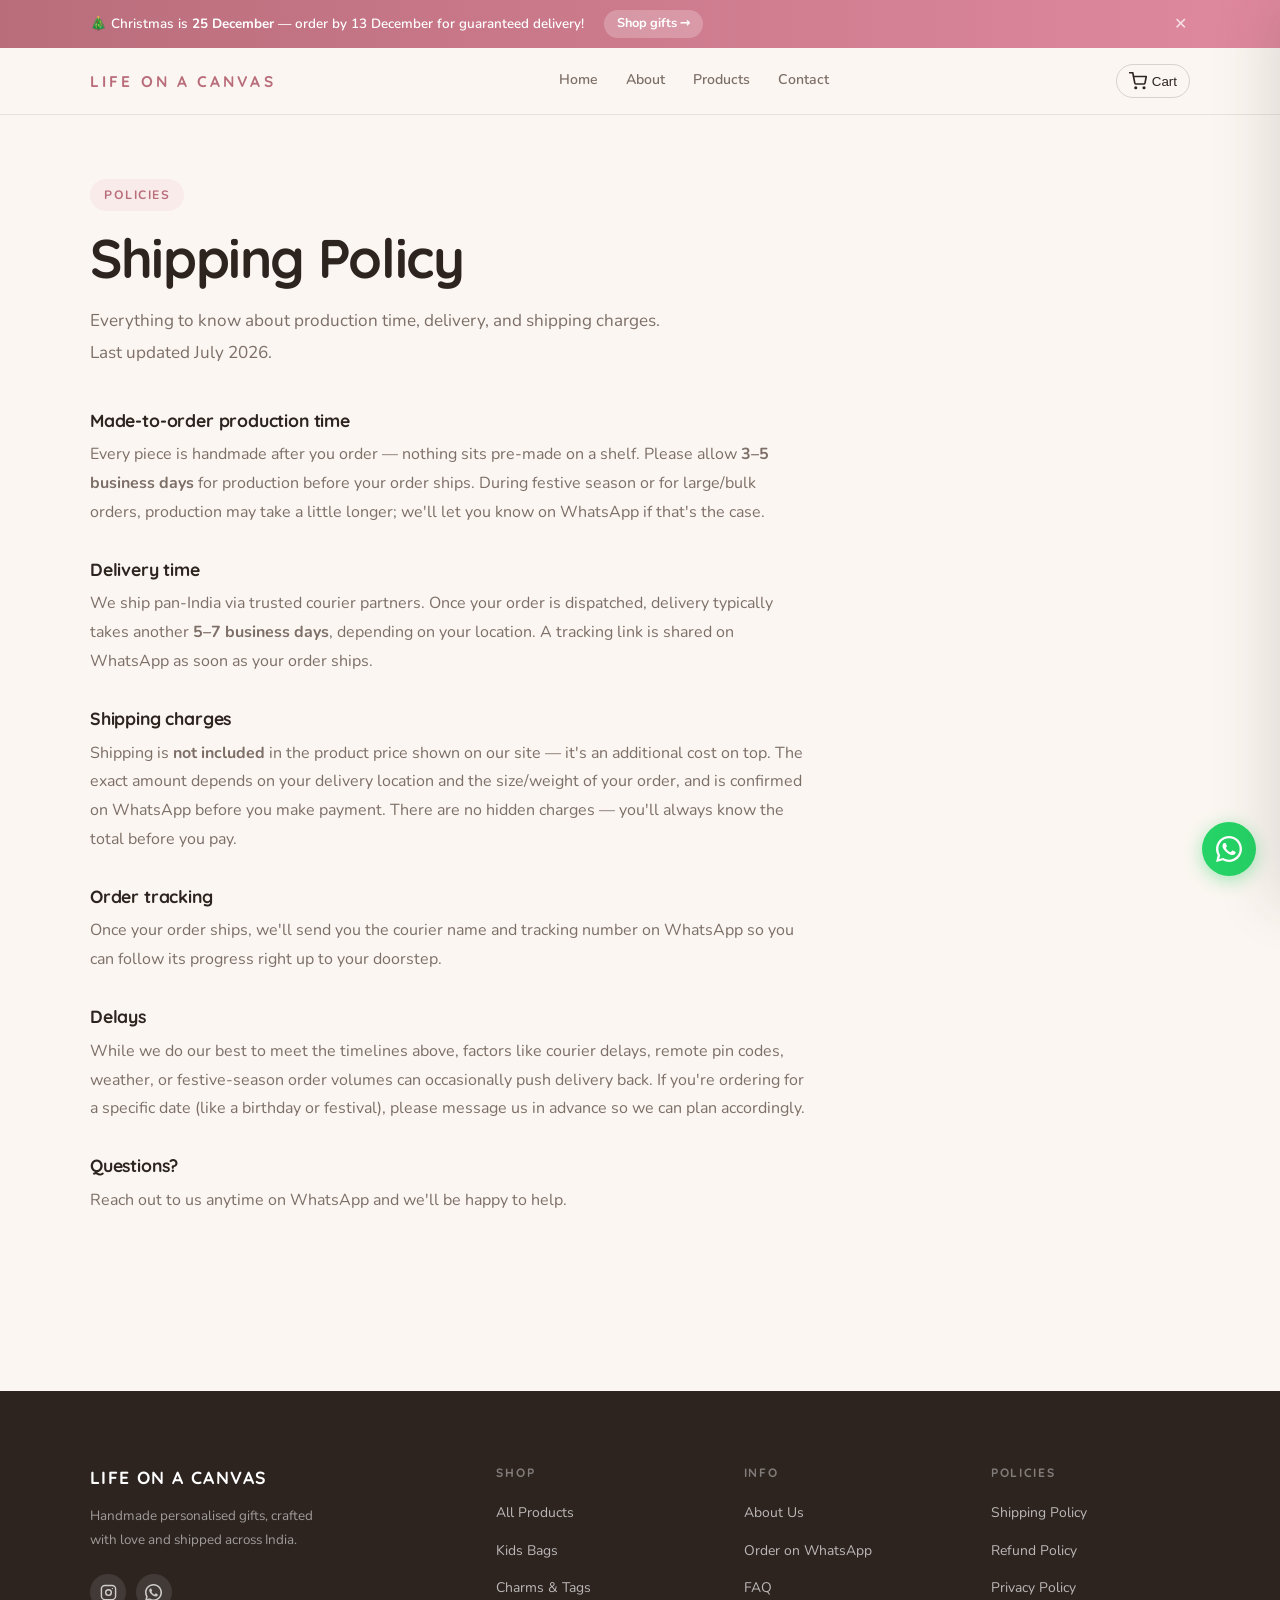
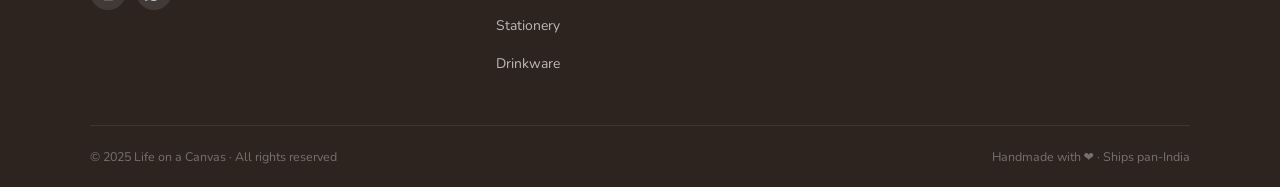
<file: shipping-policy.html>
<!DOCTYPE html>
<html lang="en">
<head>
  <meta charset="UTF-8" />
  <meta name="viewport" content="width=device-width, initial-scale=1.0" />
  <title>Shipping Policy — Life on a Canvas</title>
  <meta name="description" content="Shipping policy for Life on a Canvas — production time, delivery time, and shipping charges for handmade personalised gifts shipped pan-India." />
  <link rel="stylesheet" href="styles.css" />
  <script async src="https://www.googletagmanager.com/gtag/js?id=G-XXXXXXXXXX"></script>
  <script>
    window.dataLayer = window.dataLayer || [];
    function gtag(){dataLayer.push(arguments);}
    gtag('js', new Date());
    gtag('config', 'G-XXXXXXXXXX');
  </script>
</head>
<body>

  <!-- SEASONAL BANNER: auto-shows the nearest upcoming festival, see festival-banner.js -->
  <div class="announcement-bar" id="festival-banner" style="display:none;">
    <div class="container announcement-inner">
      <span id="festival-banner-text"></span>
      <a class="announcement-cta" href="products.html">Shop gifts →</a>
      <button class="announcement-close" aria-label="Dismiss" id="festival-banner-close">✕</button>
    </div>
  </div>
  <script src="festival-banner.js"></script>

  <header class="site-header">
    <div class="container navbar">
      <a class="brand" href="index.html">Life on a Canvas</a>
      <button class="nav-toggle" aria-label="Toggle menu" onclick="document.querySelector('.nav-links').classList.toggle('open')">
        <svg width="22" height="22" viewBox="0 0 24 24" fill="none" stroke="currentColor" stroke-width="2.5" stroke-linecap="round">
          <line x1="3" y1="6" x2="21" y2="6"/><line x1="3" y1="12" x2="21" y2="12"/><line x1="3" y1="18" x2="21" y2="18"/>
        </svg>
      </button>
      <nav class="nav-links">
        <a href="index.html">Home</a>
        <a href="about.html">About</a>
        <a href="products.html">Products</a>
        <a href="contact.html">Contact</a>
      </nav>
    </div>
  </header>

  <main>
    <section class="container page-hero">
      <div class="eyebrow">Policies</div>
      <h1>Shipping Policy</h1>
      <p class="lead">Everything to know about production time, delivery, and shipping charges. Last updated July 2026.</p>
    </section>

    <section class="container section" style="padding-top:0;">
      <div style="max-width:720px; display:flex; flex-direction:column; gap:2rem;">

        <div>
          <h3>Made-to-order production time</h3>
          <p style="color:var(--muted); margin-top:0.6rem; line-height:1.8;">Every piece is handmade after you order — nothing sits pre-made on a shelf. Please allow <strong>3–5 business days</strong> for production before your order ships. During festive season or for large/bulk orders, production may take a little longer; we'll let you know on WhatsApp if that's the case.</p>
        </div>

        <div>
          <h3>Delivery time</h3>
          <p style="color:var(--muted); margin-top:0.6rem; line-height:1.8;">We ship pan-India via trusted courier partners. Once your order is dispatched, delivery typically takes another <strong>5–7 business days</strong>, depending on your location. A tracking link is shared on WhatsApp as soon as your order ships.</p>
        </div>

        <div>
          <h3>Shipping charges</h3>
          <p style="color:var(--muted); margin-top:0.6rem; line-height:1.8;">Shipping is <strong>not included</strong> in the product price shown on our site — it's an additional cost on top. The exact amount depends on your delivery location and the size/weight of your order, and is confirmed on WhatsApp before you make payment. There are no hidden charges — you'll always know the total before you pay.</p>
        </div>

        <div>
          <h3>Order tracking</h3>
          <p style="color:var(--muted); margin-top:0.6rem; line-height:1.8;">Once your order ships, we'll send you the courier name and tracking number on WhatsApp so you can follow its progress right up to your doorstep.</p>
        </div>

        <div>
          <h3>Delays</h3>
          <p style="color:var(--muted); margin-top:0.6rem; line-height:1.8;">While we do our best to meet the timelines above, factors like courier delays, remote pin codes, weather, or festive-season order volumes can occasionally push delivery back. If you're ordering for a specific date (like a birthday or festival), please message us in advance so we can plan accordingly.</p>
        </div>

        <div>
          <h3>Questions?</h3>
          <p style="color:var(--muted); margin-top:0.6rem; line-height:1.8;">Reach out to us anytime on <a href="https://wa.me/919830167714" target="_blank" rel="noopener noreferrer">WhatsApp</a> and we'll be happy to help.</p>
        </div>

      </div>
    </section>
  </main>

  <footer class="footer">
    <div class="container">
      <div class="footer-grid">
        <div>
          <div class="footer-brand-name">Life on a Canvas</div>
          <p class="footer-tagline">Handmade personalised gifts, crafted with love and shipped across India.</p>
          <div class="footer-social">
            <a href="https://www.instagram.com/_.life_on_a_canvas._" class="social-icon" aria-label="Instagram" target="_blank" rel="noopener">
              <svg width="17" height="17" viewBox="0 0 24 24" fill="none" stroke="currentColor" stroke-width="2" stroke-linecap="round" stroke-linejoin="round"><rect x="2" y="2" width="20" height="20" rx="5"/><circle cx="12" cy="12" r="4"/><circle cx="17.5" cy="6.5" r="1" fill="currentColor" stroke="none"/></svg>
            </a>
            <a href="https://wa.me/919830167714" class="social-icon" aria-label="WhatsApp" target="_blank" rel="noopener">
              <svg width="17" height="17" viewBox="0 0 24 24" fill="currentColor"><path d="M17.472 14.382c-.297-.149-1.758-.867-2.03-.967-.273-.099-.471-.148-.67.15-.197.297-.767.966-.94 1.164-.173.199-.347.223-.644.075-.297-.15-1.255-.463-2.39-1.475-.883-.788-1.48-1.761-1.653-2.059-.173-.297-.018-.458.13-.606.134-.133.298-.347.446-.52.149-.174.198-.298.298-.497.099-.198.05-.371-.025-.52-.075-.149-.669-1.612-.916-2.207-.242-.579-.487-.5-.669-.51-.173-.008-.371-.01-.57-.01-.198 0-.52.074-.792.372-.272.297-1.04 1.016-1.04 2.479 0 1.462 1.065 2.875 1.213 3.074.149.198 2.096 3.2 5.077 4.487.709.306 1.262.489 1.694.625.712.227 1.36.195 1.871.118.571-.085 1.758-.719 2.006-1.413.248-.694.248-1.289.173-1.413-.074-.124-.272-.198-.57-.347z"/><path d="M12.004 0C5.374 0 0 5.373 0 12c0 2.116.554 4.103 1.523 5.824L.057 23.94l6.304-1.653A11.944 11.944 0 0012.004 24C18.629 24 24 18.627 24 12S18.629 0 12.004 0zm0 21.818a9.814 9.814 0 01-4.999-1.37l-.36-.213-3.721.975.994-3.62-.235-.373a9.79 9.79 0 01-1.5-5.217c0-5.418 4.411-9.818 9.821-9.818 5.413 0 9.818 4.4 9.818 9.818 0 5.415-4.405 9.818-9.818 9.818z"/></svg>
            </a>
          </div>
        </div>
        <div>
          <span class="footer-col-title">Shop</span>
          <ul class="footer-nav-list">
            <li><a href="products.html">All Products</a></li>
            <li><a href="products.html?cat=Bags">Kids Bags</a></li>
            <li><a href="products.html?cat=Charms+and+Tags">Charms &amp; Tags</a></li>
            <li><a href="products.html?cat=Stationery">Stationery</a></li>
            <li><a href="products.html?cat=Drinkware">Drinkware</a></li>
          </ul>
        </div>
        <div>
          <span class="footer-col-title">Info</span>
          <ul class="footer-nav-list">
            <li><a href="about.html">About Us</a></li>
            <li><a href="contact.html">Order on WhatsApp</a></li>
            <li><a href="index.html#faq">FAQ</a></li>
          </ul>
        </div>
        <div>
          <span class="footer-col-title">Policies</span>
          <ul class="footer-nav-list">
            <li><a href="shipping-policy.html">Shipping Policy</a></li>
            <li><a href="refund-policy.html">Refund Policy</a></li>
            <li><a href="privacy-policy.html">Privacy Policy</a></li>
          </ul>
        </div>
      </div>
      <div class="footer-bottom">
        <span>© 2025 Life on a Canvas · All rights reserved</span>
        <span>Handmade with ❤️ · Ships pan-India</span>
      </div>
    </div>
  </footer>

  <script src="cart.js"></script>
</body>
</html>
</file>
<file: styles.css>
@import url('https://fonts.googleapis.com/css2?family=Quicksand:wght@400;500;600;700&family=Nunito:ital,wght@0,400;0,500;0,600;0,700;1,400&display=swap');

/* ── Design Tokens ────────────────────────────── */
:root {
  --cream: #FBF6F1;
  --cream-2: #FFF9F4;
  --rose: #E0899F;
  --rose-dark: #b96d7b;
  --rose-bg: rgba(224,137,159,0.1);
  --rose-border: rgba(224,137,159,0.3);
  --ink: #2d2420;
  --muted: #7d6f68;
  --muted-light: #b0a09a;
  --border: rgba(60,45,40,0.1);
  --border-strong: rgba(60,45,40,0.18);
  --pink: #F7D6DD;
  --lavender: #E2D9F3;
  --mint: #CFEBDD;
  --sky: #CFE5F2;
  --peach: #FAEAC6;
  --shadow-sm: 0 2px 8px rgba(86,74,67,0.06);
  --shadow:    0 4px 20px rgba(86,74,67,0.08);
  --shadow-md: 0 8px 32px rgba(86,74,67,0.12);
  --shadow-lg: 0 20px 60px rgba(86,74,67,0.16);
  --r-sm: 10px; --r-md: 16px; --r-card: 22px; --r-lg: 30px; --r-pill: 999px;
  --ease: cubic-bezier(0.4, 0, 0.2, 1);
  --fast: 0.15s; --med: 0.25s; --slow: 0.4s;
}

/* ── Reset ────────────────────────────────────── */
*, *::before, *::after { box-sizing: border-box; margin: 0; padding: 0; }
html { scroll-behavior: smooth; }
body { font-family: 'Nunito', system-ui, sans-serif; background: var(--cream); color: var(--ink); line-height: 1.7; font-size: 1rem; }
a { color: inherit; text-decoration: none; }
:focus-visible { outline: 2px solid var(--rose); outline-offset: 3px; border-radius: 4px; }
img { max-width: 100%; display: block; }
ul { list-style: none; }
.container { width: min(1100px, calc(100% - 2.5rem)); margin: 0 auto; }
.section { padding: 5rem 0; }
.section-header { margin-bottom: 3rem; }
.section-header h2 { margin-bottom: 0.5rem; }
.section-header p { color: var(--muted); max-width: 560px; margin-top: 0.6rem; font-size: 0.97rem; line-height: 1.75; }

/* ── Typography ───────────────────────────────── */
h1, h2, h3, h4 { font-family: 'Quicksand', sans-serif; font-weight: 700; line-height: 1.2; }
h1 { font-size: clamp(2.2rem, 4.5vw, 3.4rem); letter-spacing: -0.025em; }
h2 { font-size: clamp(1.5rem, 3vw, 2.1rem); letter-spacing: -0.02em; }
h3 { font-size: 1.1rem; margin-bottom: 0.4rem; letter-spacing: -0.01em; }

.eyebrow {
  display: inline-flex; align-items: center;
  border-radius: var(--r-pill); padding: 0.35rem 0.9rem;
  background: var(--rose-bg); color: var(--rose-dark);
  font-size: 0.76rem; font-weight: 700; letter-spacing: 0.12em; text-transform: uppercase;
  margin-bottom: 0.9rem;
}
.lead { font-size: 1.07rem; color: var(--muted); max-width: 580px; line-height: 1.88; margin-top: 0.9rem; }

/* ── Header & Nav ─────────────────────────────── */
.site-header {
  position: sticky; top: 0; z-index: 100;
  background: rgba(251,246,241,0.96);
  backdrop-filter: blur(14px); -webkit-backdrop-filter: blur(14px);
  border-bottom: 1px solid var(--border);
}
.navbar { display: flex; align-items: center; justify-content: space-between; padding: 1rem 0; gap: 1rem; position: relative; }
.brand { font-family: 'Quicksand', sans-serif; font-size: 0.97rem; font-weight: 700; letter-spacing: 0.2em; text-transform: uppercase; color: var(--rose-dark); flex-shrink: 0; }
.nav-links { display: flex; gap: 1.75rem; align-items: center; }
.nav-links a { font-size: 0.88rem; font-weight: 600; color: var(--muted); transition: color var(--fast) var(--ease); position: relative; padding-bottom: 2px; }
.nav-links a::after { content: ''; position: absolute; bottom: -2px; left: 0; right: 0; height: 2px; background: var(--rose); border-radius: 2px; transform: scaleX(0); transition: transform var(--med) var(--ease); }
.nav-links a:hover { color: var(--rose-dark); }
.nav-links a:hover::after, .nav-links a.active::after { transform: scaleX(1); }
.nav-links a.active { color: var(--rose-dark); }
.nav-toggle { display: none; background: none; border: none; cursor: pointer; padding: 0.2rem; color: var(--ink); line-height: 0; }

/* ── Buttons ──────────────────────────────────── */
.btn {
  display: inline-flex; align-items: center; gap: 0.4rem;
  border-radius: var(--r-pill); padding: 0.82rem 1.5rem;
  font-family: 'Nunito', sans-serif; font-size: 0.9rem; font-weight: 700;
  cursor: pointer; border: none; white-space: nowrap; text-decoration: none;
  transition: transform 0.22s cubic-bezier(0.34, 1.4, 0.64, 1), box-shadow 0.22s var(--ease), background var(--fast) var(--ease);
}
.btn:hover { transform: translateY(-3px); }
.btn:active { transform: translateY(0) scale(0.96) !important; transition-duration: 0.08s !important; }
.btn-primary { background: var(--rose); color: #fff; box-shadow: 0 6px 20px rgba(224,137,159,0.3); }
.btn-primary:hover { box-shadow: 0 10px 32px rgba(224,137,159,0.44); }
.btn-secondary { background: #fff; color: var(--ink); border: 1.5px solid var(--border-strong); }
.btn-secondary:hover { border-color: var(--rose); }
.btn-sm { padding: 0.55rem 1.1rem; font-size: 0.82rem; }
.btn-wa { background: #25D366; color: #fff; box-shadow: 0 6px 20px rgba(37,211,102,0.25); }
.btn-wa:hover { box-shadow: 0 10px 30px rgba(37,211,102,0.4); }
.btn-cart { background: var(--rose-bg); color: var(--rose-dark); border: 1.5px solid var(--rose-border); }
.btn-cart:hover { background: var(--rose); color: #fff; border-color: var(--rose); }
.btn-added { background: #25D366 !important; color: #fff !important; border-color: #25D366 !important; transform: scale(1.04) !important; animation: btn-pop 0.35s cubic-bezier(0.34, 1.56, 0.64, 1); }
@keyframes btn-pop { 0% { transform: scale(0.9); } 100% { transform: scale(1.04); } }
.button-row { display: flex; gap: 0.75rem; flex-wrap: wrap; margin-top: 1.5rem; }

/* ── Hero ─────────────────────────────────────── */
.hero-section {
  padding: 5rem 0 4.5rem;
  background: radial-gradient(ellipse at 75% 40%, rgba(247,214,221,0.5) 0%, transparent 55%),
              radial-gradient(ellipse at 20% 85%, rgba(207,229,242,0.4) 0%, transparent 50%),
              var(--cream);
}
.hero-grid { display: grid; grid-template-columns: 1.15fr 0.85fr; gap: 3rem; align-items: center; }
.hero-text h1 { margin-bottom: 0; }
.hero-text h1 em { font-style: normal; color: var(--rose-dark); }
.hero-trust { display: flex; gap: 1.25rem; flex-wrap: wrap; margin-top: 1.25rem; font-size: 0.8rem; color: var(--muted); font-weight: 600; }
.hero-trust span::before { content: '✓ '; color: var(--rose); }
.hero-img-wrap { position: relative; }
.hero-img { width: 100%; height: 460px; object-fit: contain; object-position: center; border-radius: var(--r-lg); box-shadow: var(--shadow-lg); display: block; background: #c9d5e8; }
@keyframes badge-float { 0%,100% { transform: translateY(0); } 50% { transform: translateY(-8px); } }
.hero-badge {
  position: absolute; bottom: 1.5rem; left: -1.5rem;
  background: #fff; border-radius: var(--r-md); padding: 0.75rem 1rem;
  display: flex; align-items: center; gap: 0.65rem;
  box-shadow: var(--shadow-md); min-width: 170px;
  animation: badge-float 4s ease-in-out infinite;
}
.hero-badge .badge-icon { font-size: 1.6rem; }
.hero-badge strong { display: block; font-family: 'Quicksand', sans-serif; font-size: 0.85rem; font-weight: 700; }
.hero-badge small { font-size: 0.73rem; color: var(--muted); }

/* ── Stats Bar ────────────────────────────────── */
.stats-bar { background: linear-gradient(90deg, var(--rose-dark) 0%, var(--rose) 100%); padding: 1rem 0; }
.stats-inner { display: flex; align-items: center; justify-content: center; gap: 0; flex-wrap: wrap; }
.stat-item { display: flex; align-items: center; gap: 0.5rem; color: #fff; padding: 0.4rem 1.75rem; }
.stat-num { font-family: 'Quicksand', sans-serif; font-size: 1.2rem; font-weight: 700; letter-spacing: -0.01em; }
.stat-label { font-size: 0.79rem; opacity: 0.82; }
.stat-sep { width: 1px; height: 22px; background: rgba(255,255,255,0.28); flex-shrink: 0; }

/* ── Feature Cards ────────────────────────────── */
.feature-card {
  background: #fff; border: 1px solid var(--border);
  border-radius: var(--r-card); padding: 2rem 1.5rem;
  box-shadow: var(--shadow-sm); text-align: center;
  transition: transform var(--med) var(--ease), box-shadow var(--med) var(--ease);
}
.feature-card:hover { transform: translateY(-5px); box-shadow: var(--shadow-md); }
.feature-icon-lg {
  width: 60px; height: 60px; border-radius: 18px;
  background: var(--rose-bg); display: flex; align-items: center; justify-content: center;
  font-size: 1.7rem; margin: 0 auto 1.1rem;
  transition: transform 0.3s cubic-bezier(0.34, 1.56, 0.64, 1), background 0.22s var(--ease);
}
.feature-card:hover .feature-icon-lg { transform: scale(1.15) rotate(-8deg); background: var(--rose-border); }
.feature-card h3 { font-size: 1rem; margin-bottom: 0.45rem; }
.feature-card p { font-size: 0.87rem; color: var(--muted); line-height: 1.75; }
.feature-icon { font-size: 2rem; margin-bottom: 0.75rem; display: block; }

/* ── Collection Cards ─────────────────────────── */
.collections-grid { display: grid; grid-template-columns: repeat(4,1fr); gap: 1rem; }
.collection-card {
  position: relative; border-radius: var(--r-card); overflow: hidden;
  display: block; aspect-ratio: 3/4; background: var(--cream-2);
  text-decoration: none;
  transition: transform 0.35s cubic-bezier(0.25, 0.46, 0.45, 0.94), box-shadow 0.35s cubic-bezier(0.25, 0.46, 0.45, 0.94);
}
.collection-card:hover { transform: translateY(-5px); box-shadow: var(--shadow-lg); }
.collection-card img { width: 100%; height: 100%; object-fit: contain; display: block; transition: transform 0.55s cubic-bezier(0.25, 0.46, 0.45, 0.94); }
.collection-card:hover img { transform: scale(1.09); }
.collection-overlay {
  position: absolute; inset: 0;
  background: linear-gradient(to top, rgba(25,15,10,0.75) 0%, transparent 55%);
  display: flex; flex-direction: column; justify-content: flex-end; padding: 1.25rem;
  transition: background var(--slow) var(--ease);
}
.collection-card:hover .collection-overlay { background: linear-gradient(to top, rgba(25,15,10,0.85) 0%, rgba(25,15,10,0.08) 60%); }
.collection-label { color: #fff; font-family: 'Quicksand', sans-serif; font-weight: 700; font-size: 1rem; display: block; margin-bottom: 0.2rem; }
.collection-sub { color: rgba(255,255,255,0.72); font-size: 0.78rem; font-weight: 600; }
.collection-arrow { color: rgba(255,255,255,0.6); font-size: 0.8rem; margin-top: 0.4rem; display: inline-block; transition: transform var(--fast) var(--ease); }
.collection-card:hover .collection-arrow { transform: translateX(4px); color: #fff; }

/* ── Cards & Grid ─────────────────────────────── */
.grid-3 { display: grid; grid-template-columns: repeat(3,minmax(0,1fr)); gap: 1.1rem; }
.grid-4 { display: grid; grid-template-columns: repeat(4,minmax(0,1fr)); gap: 1.1rem; }

.card {
  background: #fff; border: 1px solid var(--border);
  border-radius: var(--r-card); box-shadow: var(--shadow-sm); padding: 1.25rem;
  transition: transform 0.3s cubic-bezier(0.25, 0.46, 0.45, 0.94), box-shadow 0.3s cubic-bezier(0.25, 0.46, 0.45, 0.94), border-color 0.2s var(--ease);
}
.card:hover { transform: translateY(-7px); box-shadow: var(--shadow-md); border-color: var(--rose-border); }

@keyframes shimmer { 0% { background-position: -200% 0; } 100% { background-position: 200% 0; } }
.card-thumb {
  border-radius: calc(var(--r-card) - 6px); overflow: hidden;
  margin-bottom: 1rem; min-height: 200px;
  background: linear-gradient(90deg, var(--cream) 25%, #f5ede4 50%, var(--cream) 75%);
  background-size: 200% 100%; animation: shimmer 1.6s ease-in-out infinite;
}
.card-thumb img, .card-thumb.emoji { animation: none; }
.card-thumb img { width: 100%; height: 210px; object-fit: contain; object-position: center; display: block; transition: transform 0.5s cubic-bezier(0.25, 0.46, 0.45, 0.94); }
.card:hover .card-thumb img { transform: scale(1.08); }
.card-thumb.emoji { min-height: 160px; display: flex; flex-direction: column; align-items: center; justify-content: center; gap: 0.4rem; font-size: 2.4rem; }

.card p { font-size: 0.87rem; color: var(--muted); line-height: 1.65; }
.price { font-family: 'Quicksand', sans-serif; font-weight: 700; font-size: 1.1rem; color: var(--rose-dark); margin: 0.55rem 0 0.8rem; }
.category-badge {
  display: inline-block; border-radius: var(--r-pill);
  padding: 0.2rem 0.7rem; font-size: 0.7rem; font-weight: 700;
  text-transform: uppercase; letter-spacing: 0.07em; margin-bottom: 0.5rem; color: var(--ink);
}

/* ── Reviews ──────────────────────────────────── */
.review-card {
  background: #fff; border: 1px solid var(--border);
  border-radius: var(--r-card); padding: 1.75rem;
  box-shadow: var(--shadow-sm);
  transition: transform var(--med) var(--ease), box-shadow var(--med) var(--ease);
}
.review-card:hover { transform: translateY(-6px); box-shadow: var(--shadow-md); }
.stars { color: #e9a240; font-size: 0.9rem; letter-spacing: 0.08em; margin-bottom: 0.85rem; }
.review-text { font-size: 0.93rem; color: var(--ink); line-height: 1.8; font-style: italic; margin-bottom: 1.25rem; }
.reviewer { display: flex; align-items: center; gap: 0.75rem; }
.reviewer-avatar {
  width: 40px; height: 40px; border-radius: 50%;
  background: var(--rose-bg); display: flex; align-items: center; justify-content: center;
  font-weight: 700; font-size: 0.9rem; color: var(--rose-dark); flex-shrink: 0;
  font-family: 'Quicksand', sans-serif;
}
.reviewer-info strong { display: block; font-weight: 700; font-size: 0.88rem; }
.reviewer-info span { color: var(--muted); font-size: 0.8rem; }

/* ── Trust Strip ──────────────────────────────── */
.trust-strip { background: linear-gradient(135deg, var(--mint) 0%, var(--sky) 100%); border-radius: var(--r-card); padding: 2.5rem 2rem; }
.trust-grid { display: grid; grid-template-columns: repeat(3,1fr); gap: 1.5rem; text-align: center; }
.trust-item .t-icon { font-size: 1.8rem; margin-bottom: 0.5rem; }
.trust-item strong { display: block; font-family: 'Quicksand', sans-serif; font-size: 0.95rem; font-weight: 700; margin-bottom: 0.25rem; }
.trust-item p { font-size: 0.82rem; color: var(--muted); }

/* ── Instagram Section ────────────────────────── */
.instagram-section { text-align: center; }
.instagram-grid { display: grid; grid-template-columns: repeat(6,1fr); gap: 0.5rem; margin: 1.75rem 0; border-radius: var(--r-card); overflow: hidden; }
.insta-tile {
  aspect-ratio: 1; display: flex; align-items: center; justify-content: center;
  font-size: 1.6rem; cursor: pointer; position: relative; overflow: hidden;
  transition: transform var(--med) var(--ease);
}
.insta-tile:hover { transform: scale(0.94); filter: brightness(0.9); }
.insta-tile-overlay {
  position: absolute; inset: 0; background: rgba(224,137,159,0.7);
  display: flex; align-items: center; justify-content: center;
  opacity: 0; transition: opacity var(--med) var(--ease); color: #fff; font-size: 1.2rem;
}
.insta-tile:hover .insta-tile-overlay { opacity: 1; }
.instagram-handle { font-family: 'Quicksand', sans-serif; font-size: 1.1rem; font-weight: 700; color: var(--rose-dark); margin-bottom: 0.5rem; display: inline-block; text-decoration: none; transition: color var(--fast); }
.instagram-handle:hover { color: var(--rose); }

/* ── FAQ ──────────────────────────────────────── */
.faq-list { display: flex; flex-direction: column; gap: 0.65rem; }
details.faq-item {
  background: #fff; border: 1px solid var(--border);
  border-radius: var(--r-card); padding: 1.1rem 1.35rem;
  box-shadow: var(--shadow-sm); transition: box-shadow var(--med) var(--ease);
}
details.faq-item[open] { box-shadow: var(--shadow-md); border-color: var(--rose-border); }
summary.faq-q {
  font-family: 'Quicksand', sans-serif; font-weight: 700; font-size: 0.95rem;
  cursor: pointer; list-style: none; display: flex; justify-content: space-between;
  align-items: center; gap: 1rem; user-select: none;
}
summary.faq-q::-webkit-details-marker { display: none; }
.faq-chevron { font-size: 1.2rem; color: var(--rose); flex-shrink: 0; transition: transform var(--med) var(--ease); }
details[open] .faq-chevron { transform: rotate(45deg); }
@keyframes faq-reveal { from { opacity: 0; transform: translateY(-6px); } to { opacity: 1; transform: translateY(0); } }
.faq-a { padding-top: 0.7rem; font-size: 0.88rem; color: var(--muted); line-height: 1.8; }
details[open] .faq-a { animation: faq-reveal 0.22s cubic-bezier(0.25, 0.46, 0.45, 0.94); }

/* ── Product Filter ───────────────────────────── */
.filter-bar { display: flex; gap: 0.5rem; flex-wrap: wrap; margin-bottom: 2rem; }
.filter-btn {
  border-radius: var(--r-pill); padding: 0.48rem 1.1rem;
  font-family: 'Nunito', sans-serif; font-size: 0.82rem; font-weight: 700;
  cursor: pointer; border: 1.5px solid var(--border-strong);
  background: #fff; color: var(--muted); transition: all var(--fast) var(--ease);
}
.filter-btn:hover { border-color: var(--rose); color: var(--rose-dark); background: var(--rose-bg); }
.filter-btn.active { background: var(--rose); color: #fff; border-color: var(--rose); box-shadow: 0 4px 16px rgba(224,137,159,0.3); }

/* ── Product Modal ────────────────────────────── */
.modal-overlay {
  position: fixed; inset: 0; background: rgba(25,15,10,0.55);
  z-index: 300; display: flex; align-items: center; justify-content: center; padding: 1rem;
  opacity: 0; pointer-events: none; backdrop-filter: blur(4px); -webkit-backdrop-filter: blur(4px);
  transition: opacity var(--med) var(--ease);
}
.modal-overlay.open { opacity: 1; pointer-events: all; }
.modal-card {
  background: var(--cream); border-radius: var(--r-lg);
  width: min(860px, 100%); max-height: 90vh; overflow-y: auto;
  position: relative; box-shadow: var(--shadow-lg);
  transform: scale(0.96) translateY(12px); transition: transform var(--med) var(--ease);
}
.modal-overlay.open .modal-card { transform: scale(1) translateY(0); }
.modal-close-btn {
  position: sticky; top: 0; float: right; margin: 1rem 1rem 0 0; z-index: 1;
  background: rgba(255,255,255,0.95); border: 1px solid var(--border);
  border-radius: 50%; width: 36px; height: 36px; cursor: pointer;
  display: flex; align-items: center; justify-content: center; font-size: 1rem;
  transition: background var(--fast), color var(--fast); color: var(--muted);
}
.modal-close-btn:hover { background: var(--rose-bg); color: var(--rose-dark); }
.modal-grid { display: grid; grid-template-columns: 1fr 1.1fr; }
.modal-img-col { border-radius: var(--r-lg) 0 0 var(--r-lg); overflow: hidden; min-height: 380px; background: var(--cream); }
.modal-img-col img { width: 100%; height: 100%; object-fit: contain; display: block; }
.modal-img-col .emoji-placeholder { height: 100%; min-height: 380px; display: flex; align-items: center; justify-content: center; font-size: 5rem; }
.modal-body { padding: 2rem 2rem 2rem 1.75rem; }
.modal-price { font-family: 'Quicksand', sans-serif; font-size: 1.6rem; font-weight: 700; color: var(--rose-dark); margin: 0.4rem 0 1.25rem; }
.modal-desc { font-size: 0.92rem; color: var(--muted); line-height: 1.8; margin-bottom: 1.25rem; }
.modal-divider { border: none; border-top: 1px solid var(--border); margin: 1rem 0; }
.modal-section h4 { font-family: 'Quicksand', sans-serif; font-size: 0.82rem; font-weight: 700; text-transform: uppercase; letter-spacing: 0.08em; color: var(--muted); margin-bottom: 0.4rem; }
.modal-section p, .modal-section li { font-size: 0.88rem; color: var(--ink); line-height: 1.75; }
.modal-section ul { padding-left: 1.2rem; list-style: disc; }
.modal-section li { margin-bottom: 0.2rem; }
.modal-section + .modal-section { margin-top: 0.85rem; }

/* ── Form ─────────────────────────────────────── */
.form-card { background: #fff; border: 1px solid var(--border); border-radius: var(--r-card); box-shadow: var(--shadow-sm); padding: 2rem; }
label { display: block; font-size: 0.84rem; font-weight: 700; color: var(--ink); margin-bottom: 0.35rem; margin-top: 1.1rem; }
label:first-of-type { margin-top: 0; }
input, select, textarea {
  width: 100%; border: 1.5px solid var(--border-strong); border-radius: 12px;
  padding: 0.75rem 1rem; font-family: 'Nunito', sans-serif; font-size: 0.95rem;
  background: var(--cream); color: var(--ink); transition: border-color var(--fast) var(--ease);
  -webkit-appearance: none; appearance: none;
}
input:focus, select:focus, textarea:focus { outline: none; border-color: var(--rose); background: #fff; }
textarea { min-height: 110px; resize: vertical; }
select {
  background-image: url("data:image/svg+xml,%3Csvg xmlns='http://www.w3.org/2000/svg' viewBox='0 0 12 8' fill='none' stroke='%237d6f68' stroke-width='1.5'%3E%3Cpath d='M1 1l5 6 5-6'/%3E%3C/svg%3E");
  background-repeat: no-repeat; background-position: right 1rem center; background-size: 12px;
  padding-right: 2.5rem; cursor: pointer;
}
.form-note { font-size: 0.82rem; color: var(--muted); margin-top: 0.75rem; line-height: 1.6; }

/* ── Two-col / Page layout ────────────────────── */
.two-col { display: grid; grid-template-columns: 1fr 1.15fr; gap: 2.5rem; align-items: start; }
.page-hero { padding: 4rem 0 2.5rem; }

/* ── About ────────────────────────────────────── */
.about-visual { border-radius: var(--r-card); min-height: 340px; display: flex; align-items: center; justify-content: center; font-size: 5rem; background: linear-gradient(135deg, var(--pink), var(--peach) 50%, var(--mint)); box-shadow: var(--shadow); overflow: hidden; }
.about-visual img { width: 100%; height: auto; display: block; border-radius: var(--r-card); }
.value-list { display: flex; flex-direction: column; gap: 1rem; margin-top: 1.75rem; }
.value-item { display: flex; gap: 1rem; align-items: flex-start; }
.value-icon { width: 40px; height: 40px; border-radius: 10px; background: var(--rose-bg); display: flex; align-items: center; justify-content: center; font-size: 1.1rem; flex-shrink: 0; }
.value-text strong { font-family: 'Quicksand', sans-serif; font-size: 0.95rem; font-weight: 700; display: block; margin-bottom: 0.12rem; }
.value-text p { font-size: 0.86rem; color: var(--muted); }
.info-card { background: #fff; border: 1px solid var(--border); border-radius: var(--r-card); padding: 1.5rem; box-shadow: var(--shadow-sm); }
.info-card h3 { margin-bottom: 0.75rem; }
.info-card ul { display: flex; flex-direction: column; gap: 0.5rem; }
.info-card li { display: flex; align-items: center; gap: 0.6rem; font-size: 0.9rem; color: var(--muted); }
.info-card li::before { content: '✓'; color: var(--rose); font-weight: 700; flex-shrink: 0; }

/* ── Cart Navbar Button ───────────────────────── */
.cart-nav-btn {
  position: relative; background: none; border: 1.5px solid var(--border-strong);
  border-radius: var(--r-pill); padding: 0.45rem 0.75rem; cursor: pointer;
  color: var(--ink); display: flex; align-items: center; gap: 0.3rem;
  transition: border-color var(--fast), background var(--fast), color var(--fast);
  margin-left: 0.25rem; flex-shrink: 0;
}
.cart-nav-btn:hover { border-color: var(--rose); background: var(--rose-bg); color: var(--rose-dark); }
#loac-badge {
  position: absolute; top: -7px; right: -7px;
  background: var(--rose); color: #fff; border-radius: 50%;
  width: 19px; height: 19px; font-size: 0.68rem; font-weight: 700;
  font-family: 'Quicksand', sans-serif; display: flex; align-items: center; justify-content: center;
  pointer-events: none; border: 2px solid var(--cream);
}

/* ── Cart Overlay & Drawer ────────────────────── */
.cart-overlay {
  display: none; position: fixed; inset: 0;
  background: rgba(30,20,15,0.45); z-index: 199;
  backdrop-filter: blur(4px); -webkit-backdrop-filter: blur(4px);
}
.cart-overlay.open { display: block; }
.cart-drawer {
  position: fixed; top: 0; right: 0; bottom: 0;
  width: min(420px, 100vw); background: var(--cream);
  box-shadow: -8px 0 56px rgba(60,45,40,0.15); z-index: 200;
  display: flex; flex-direction: column;
  transform: translateX(100%); transition: transform 0.3s var(--ease);
}
.cart-drawer.open { transform: translateX(0); }
.cart-drawer-header {
  display: flex; align-items: center; justify-content: space-between;
  padding: 1.25rem 1.5rem; border-bottom: 1px solid var(--border);
  background: #fff; flex-shrink: 0;
}
.cart-drawer-header h3 { font-size: 1.05rem; }
.cart-close-btn {
  background: none; border: none; font-size: 1.1rem; cursor: pointer;
  color: var(--muted); padding: 0.25rem 0.4rem; border-radius: 6px; line-height: 1;
  transition: background var(--fast), color var(--fast);
}
.cart-close-btn:hover { background: var(--rose-bg); color: var(--rose-dark); }
.cart-body { flex: 1; overflow-y: auto; padding: 1rem 1.25rem; display: flex; flex-direction: column; gap: 0.65rem; }
.cart-foot { padding: 1rem 1.25rem 1.5rem; border-top: 1px solid var(--border); background: #fff; flex-shrink: 0; display: flex; flex-direction: column; gap: 0.7rem; }

/* ── Cart Items ───────────────────────────────── */
.cart-item {
  background: #fff; border: 1px solid var(--border); border-radius: 16px;
  padding: 0.9rem 1rem; box-shadow: var(--shadow-sm);
}
.cart-item-top { display: flex; justify-content: space-between; align-items: flex-start; gap: 0.75rem; }
.cart-item-name { font-family: 'Quicksand', sans-serif; font-weight: 700; font-size: 0.88rem; margin-bottom: 0.18rem; }
.cart-item-unit { font-size: 0.75rem; color: var(--muted); }
.cart-item-right { display: flex; flex-direction: column; align-items: flex-end; gap: 0.4rem; flex-shrink: 0; }
.cart-item-subtotal { font-family: 'Quicksand', sans-serif; font-weight: 700; font-size: 0.9rem; color: var(--rose-dark); }
.cart-controls { display: flex; align-items: center; gap: 0.25rem; }
.qty-btn {
  width: 28px; height: 28px; border-radius: 50%; border: 1.5px solid var(--border-strong);
  background: var(--cream); cursor: pointer; font-size: 1rem; display: flex;
  align-items: center; justify-content: center; transition: border-color var(--fast), background var(--fast);
  font-family: inherit; line-height: 1;
}
.qty-btn:hover { border-color: var(--rose); background: var(--rose-bg); }
.qty-num { min-width: 1.5rem; text-align: center; font-weight: 700; font-size: 0.88rem; }
.cart-remove { background: none; border: none; color: var(--muted-light); cursor: pointer; font-size: 0.8rem; padding: 0.2rem 0.3rem; border-radius: 4px; transition: color var(--fast); line-height: 1; }
.cart-remove:hover { color: var(--rose-dark); }
.personal-input {
  width: 100%; margin-top: 0.55rem;
  border: 1px dashed var(--border-strong); border-radius: 8px;
  padding: 0.38rem 0.65rem; font-family: 'Nunito', sans-serif; font-size: 0.76rem;
  background: var(--cream); color: var(--ink); transition: border-color var(--fast), border-style var(--fast);
}
.personal-input:focus { outline: none; border-color: var(--rose); border-style: solid; background: #fff; }
.personal-input::placeholder { color: var(--muted-light); }
.cart-total-row { display: flex; justify-content: space-between; align-items: center; font-family: 'Quicksand', sans-serif; font-size: 1rem; padding: 0 0.1rem; }
.cart-total-row strong { font-size: 1.1rem; color: var(--rose-dark); }
.cart-wa-btn { width: 100%; justify-content: center; }
.cart-clear-btn { background: none; border: none; color: var(--muted); font-size: 0.78rem; cursor: pointer; font-family: 'Nunito', sans-serif; text-align: center; padding: 0.1rem; transition: color var(--fast); }
.cart-clear-btn:hover { color: var(--rose-dark); }
.cart-empty { text-align: center; padding: 3rem 1rem; }
.cart-empty-icon { font-size: 3.2rem; margin-bottom: 0.75rem; }
.cart-empty-title { font-family: 'Quicksand', sans-serif; font-weight: 700; font-size: 1rem; margin-bottom: 0.4rem; }
.cart-empty-sub { font-size: 0.85rem; color: var(--muted); line-height: 1.7; }
.cart-empty-sub a { color: var(--rose-dark); text-decoration: underline; }

/* ── Floating Buttons ─────────────────────────── */
.wa-float {
  position: fixed; bottom: 1.5rem; right: 1.5rem; z-index: 90;
  width: 54px; height: 54px; border-radius: 50%; background: #25D366;
  color: #fff; display: flex; align-items: center; justify-content: center;
  box-shadow: 0 4px 18px rgba(37,211,102,0.42); border: none; cursor: pointer;
  text-decoration: none; transition: transform var(--med) var(--ease), box-shadow var(--med) var(--ease);
}
.wa-float:hover { transform: scale(1.1); box-shadow: 0 8px 28px rgba(37,211,102,0.55); }
.cart-float-pill {
  position: fixed; bottom: 5.75rem; right: 1.5rem; z-index: 90;
  background: var(--ink); color: #fff; border-radius: var(--r-pill);
  padding: 0.6rem 1.15rem; display: flex; align-items: center; gap: 0.5rem;
  font-family: 'Quicksand', sans-serif; font-weight: 700; font-size: 0.85rem;
  cursor: pointer; border: none; box-shadow: 0 4px 18px rgba(0,0,0,0.22);
  opacity: 0; transform: translateY(10px); pointer-events: none;
  transition: opacity var(--med) var(--ease), transform var(--med) var(--ease);
}
.cart-float-pill.visible { opacity: 1; transform: translateY(0); pointer-events: all; }
.cart-float-pill.visible:hover { transform: translateY(-2px); }
.cart-float-price { opacity: 0.7; font-weight: 400; }

/* ── Announcement Bar ─────────────────────────── */
.announcement-bar { background: linear-gradient(90deg, var(--rose-dark) 0%, var(--rose) 100%); color: #fff; font-size: 0.84rem; font-weight: 600; padding: 0.6rem 1rem; }
.announcement-inner { display: flex; align-items: center; justify-content: center; gap: 0.75rem 1.25rem; flex-wrap: wrap; }
.announcement-cta { background: rgba(255,255,255,0.22); border-radius: var(--r-pill); padding: 0.22rem 0.8rem; font-weight: 700; color: #fff; font-size: 0.8rem; white-space: nowrap; transition: background var(--fast); }
.announcement-cta:hover { background: rgba(255,255,255,0.38); }
.announcement-close { background: none; border: none; color: rgba(255,255,255,0.75); cursor: pointer; font-size: 1rem; line-height: 1; padding: 0 0.2rem; margin-left: auto; flex-shrink: 0; }
.announcement-close:hover { color: #fff; }

/* ── Order Success ────────────────────────────── */
.order-success { text-align: center; padding: 2.5rem 1rem; }
.order-success .s-icon { font-size: 3.5rem; margin-bottom: 0.75rem; }
.order-success h3 { margin-bottom: 0.6rem; }
.order-success p { color: var(--muted); font-size: 0.92rem; line-height: 1.75; }
.order-success a { color: var(--rose-dark); text-decoration: underline; }
.order-success .btn { margin-top: 1.5rem; }

/* ── Footer ───────────────────────────────────── */
.footer { background: var(--ink); color: rgba(255,255,255,0.8); padding: 4.5rem 0 0; margin-top: 6rem; }
.footer-grid { display: grid; grid-template-columns: 1.8fr 1fr 1fr 1fr; gap: 3rem; padding-bottom: 3rem; border-bottom: 1px solid rgba(255,255,255,0.08); }
.footer-brand-name { font-family: 'Quicksand', sans-serif; font-weight: 700; font-size: 1.1rem; color: #fff; margin-bottom: 0.7rem; letter-spacing: 0.08em; text-transform: uppercase; }
.footer-tagline { font-size: 0.84rem; line-height: 1.8; color: rgba(255,255,255,0.55); max-width: 250px; margin-bottom: 1.4rem; }
.footer-social { display: flex; gap: 0.6rem; }
.social-icon { width: 36px; height: 36px; border-radius: 50%; background: rgba(255,255,255,0.1); display: flex; align-items: center; justify-content: center; color: rgba(255,255,255,0.75); text-decoration: none; transition: background var(--fast), color var(--fast); flex-shrink: 0; }
.social-icon:hover { background: var(--rose); color: #fff; }
.footer-col-title { font-family: 'Quicksand', sans-serif; font-size: 0.76rem; font-weight: 700; text-transform: uppercase; letter-spacing: 0.14em; color: rgba(255,255,255,0.4); margin-bottom: 1rem; display: block; }
.footer-nav-list { display: flex; flex-direction: column; gap: 0.65rem; }
.footer-nav-list a { font-size: 0.87rem; color: rgba(255,255,255,0.68); transition: color var(--fast); }
.footer-nav-list a:hover { color: #fff; }
.footer-bottom { display: flex; align-items: center; justify-content: space-between; padding: 1.25rem 0; font-size: 0.78rem; color: rgba(255,255,255,0.35); flex-wrap: wrap; gap: 0.5rem; }

/* ── Scroll Animations ────────────────────────── */
.fade-up { opacity: 0; transform: translateY(26px); transition: opacity 0.58s cubic-bezier(0.25, 0.46, 0.45, 0.94), transform 0.58s cubic-bezier(0.25, 0.46, 0.45, 0.94); }
.fade-up.in-view { opacity: 1; transform: translateY(0); }
.fade-up:nth-child(2) { transition-delay: 0.08s; }
.fade-up:nth-child(3) { transition-delay: 0.16s; }
.fade-up:nth-child(4) { transition-delay: 0.24s; }
.fade-up:nth-child(5) { transition-delay: 0.32s; }
.fade-up:nth-child(6) { transition-delay: 0.40s; }
.fade-up:nth-child(7) { transition-delay: 0.48s; }
.fade-up:nth-child(8) { transition-delay: 0.56s; }

/* ── Responsive ───────────────────────────────── */
@media (max-width: 960px) {
  .grid-4 { grid-template-columns: repeat(2,1fr); }
  .collections-grid { grid-template-columns: repeat(2,1fr); }
  .footer-grid { grid-template-columns: 1fr 1fr; gap: 2rem; }
  .stats-inner { justify-content: center; }
  .modal-grid { grid-template-columns: 1fr; }
  .modal-img-col { border-radius: var(--r-lg) var(--r-lg) 0 0; min-height: 240px; }
  .modal-img-col .emoji-placeholder { min-height: 240px; }
}

@media (max-width: 740px) {
  .hero-grid { grid-template-columns: 1fr; }
  .hero-img-wrap { display: none; }
  .hero-section { padding: 3.5rem 0 3rem; }
  .grid-3 { grid-template-columns: 1fr; }
  .trust-grid { grid-template-columns: 1fr; gap: 1rem; }
  .trust-item { display: flex; align-items: flex-start; gap: 1rem; text-align: left; }
  .two-col { grid-template-columns: 1fr; }
  .instagram-grid { grid-template-columns: repeat(3,1fr); }
  .stat-sep { display: none; }
  .stat-item { padding: 0.4rem 1rem; }
  .hero-badge { display: none; }

  .nav-links {
    display: none; position: absolute; top: 100%;
    left: -1.25rem; right: -1.25rem; flex-direction: column; align-items: flex-start;
    background: rgba(251,246,241,0.98); border-bottom: 1px solid var(--border);
    padding: 1rem 1.25rem 1.25rem; gap: 0.85rem;
    backdrop-filter: blur(12px); z-index: 99;
  }
  .nav-links.open { display: flex; }
  .nav-toggle { display: block; }
}

@media (max-width: 500px) {
  .grid-4 { grid-template-columns: 1fr; }
  .collections-grid { grid-template-columns: repeat(2,1fr); }
  .footer-grid { grid-template-columns: 1fr; }
  .button-row { flex-direction: column; }
  .btn { justify-content: center; }
  .wa-float { bottom: 1.25rem; right: 1.25rem; }
  .cart-float-pill { bottom: 5.25rem; right: 1.25rem; }
}
</file>
